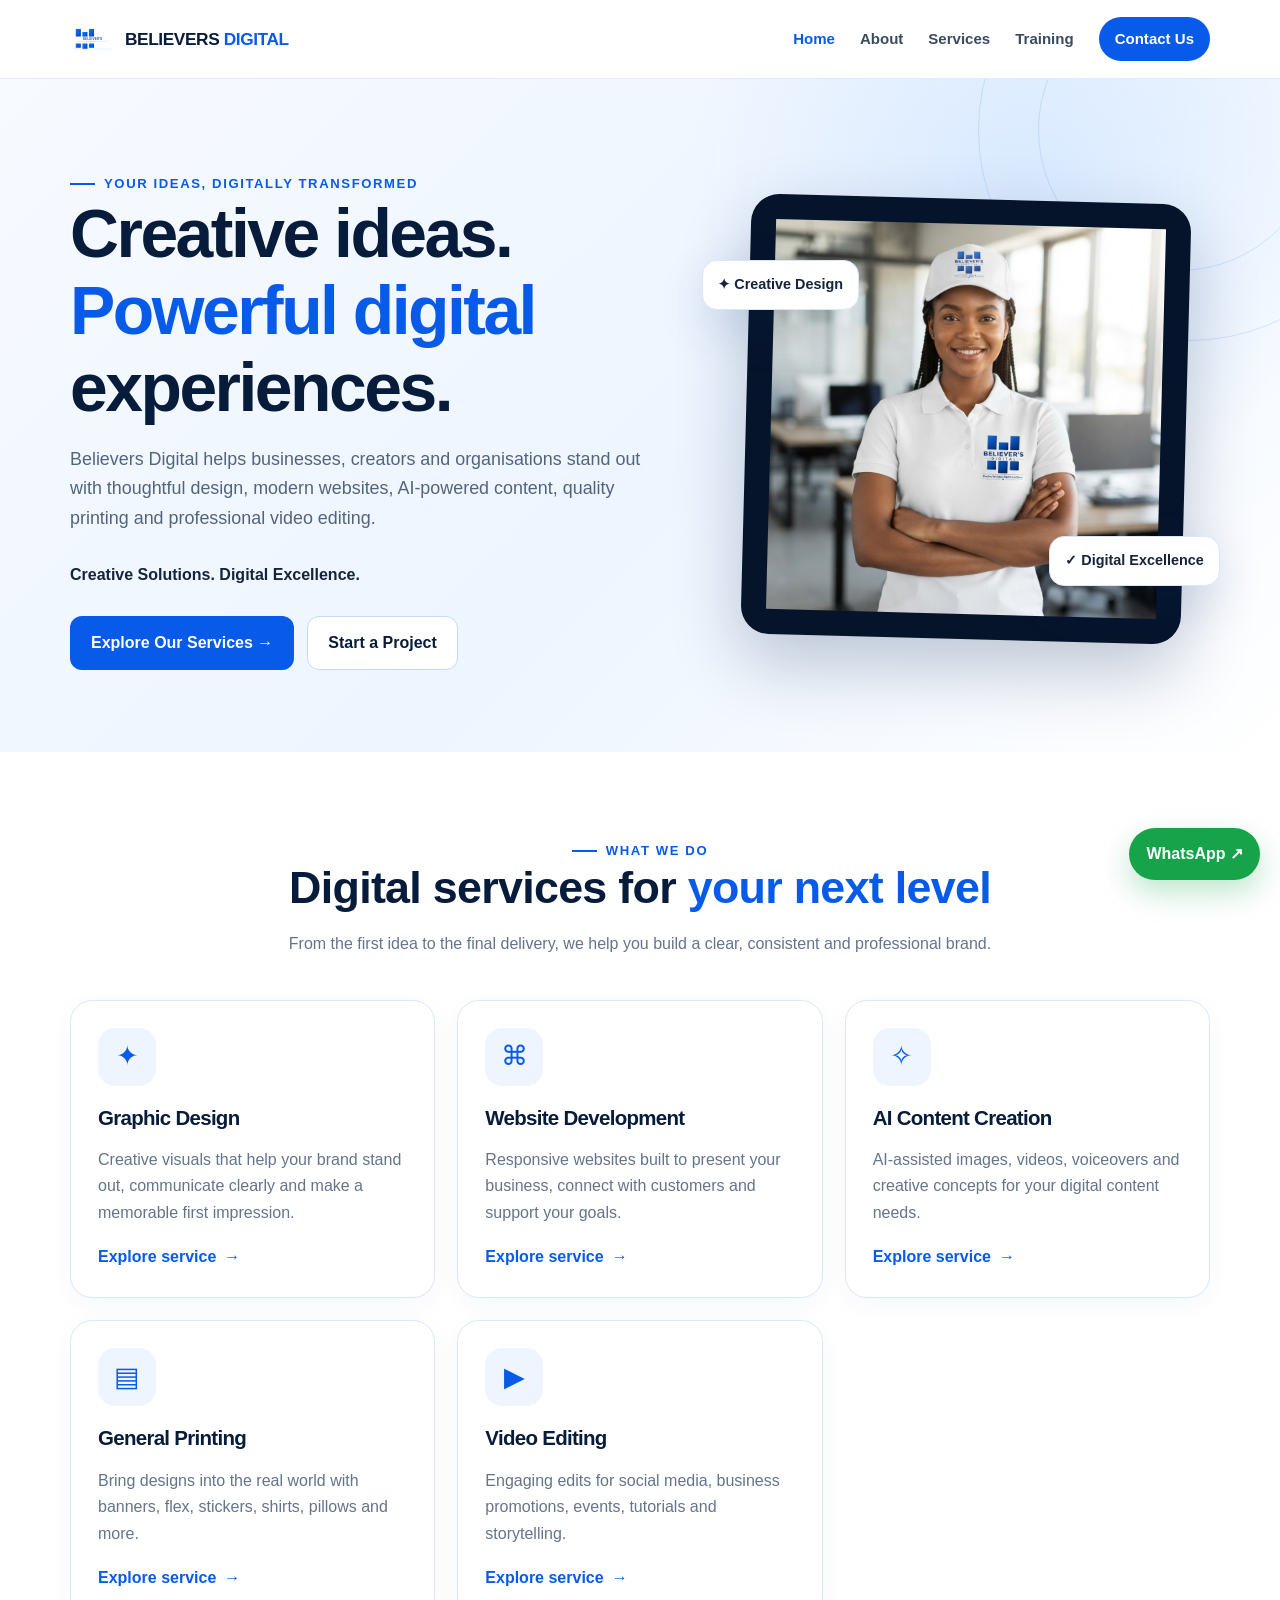
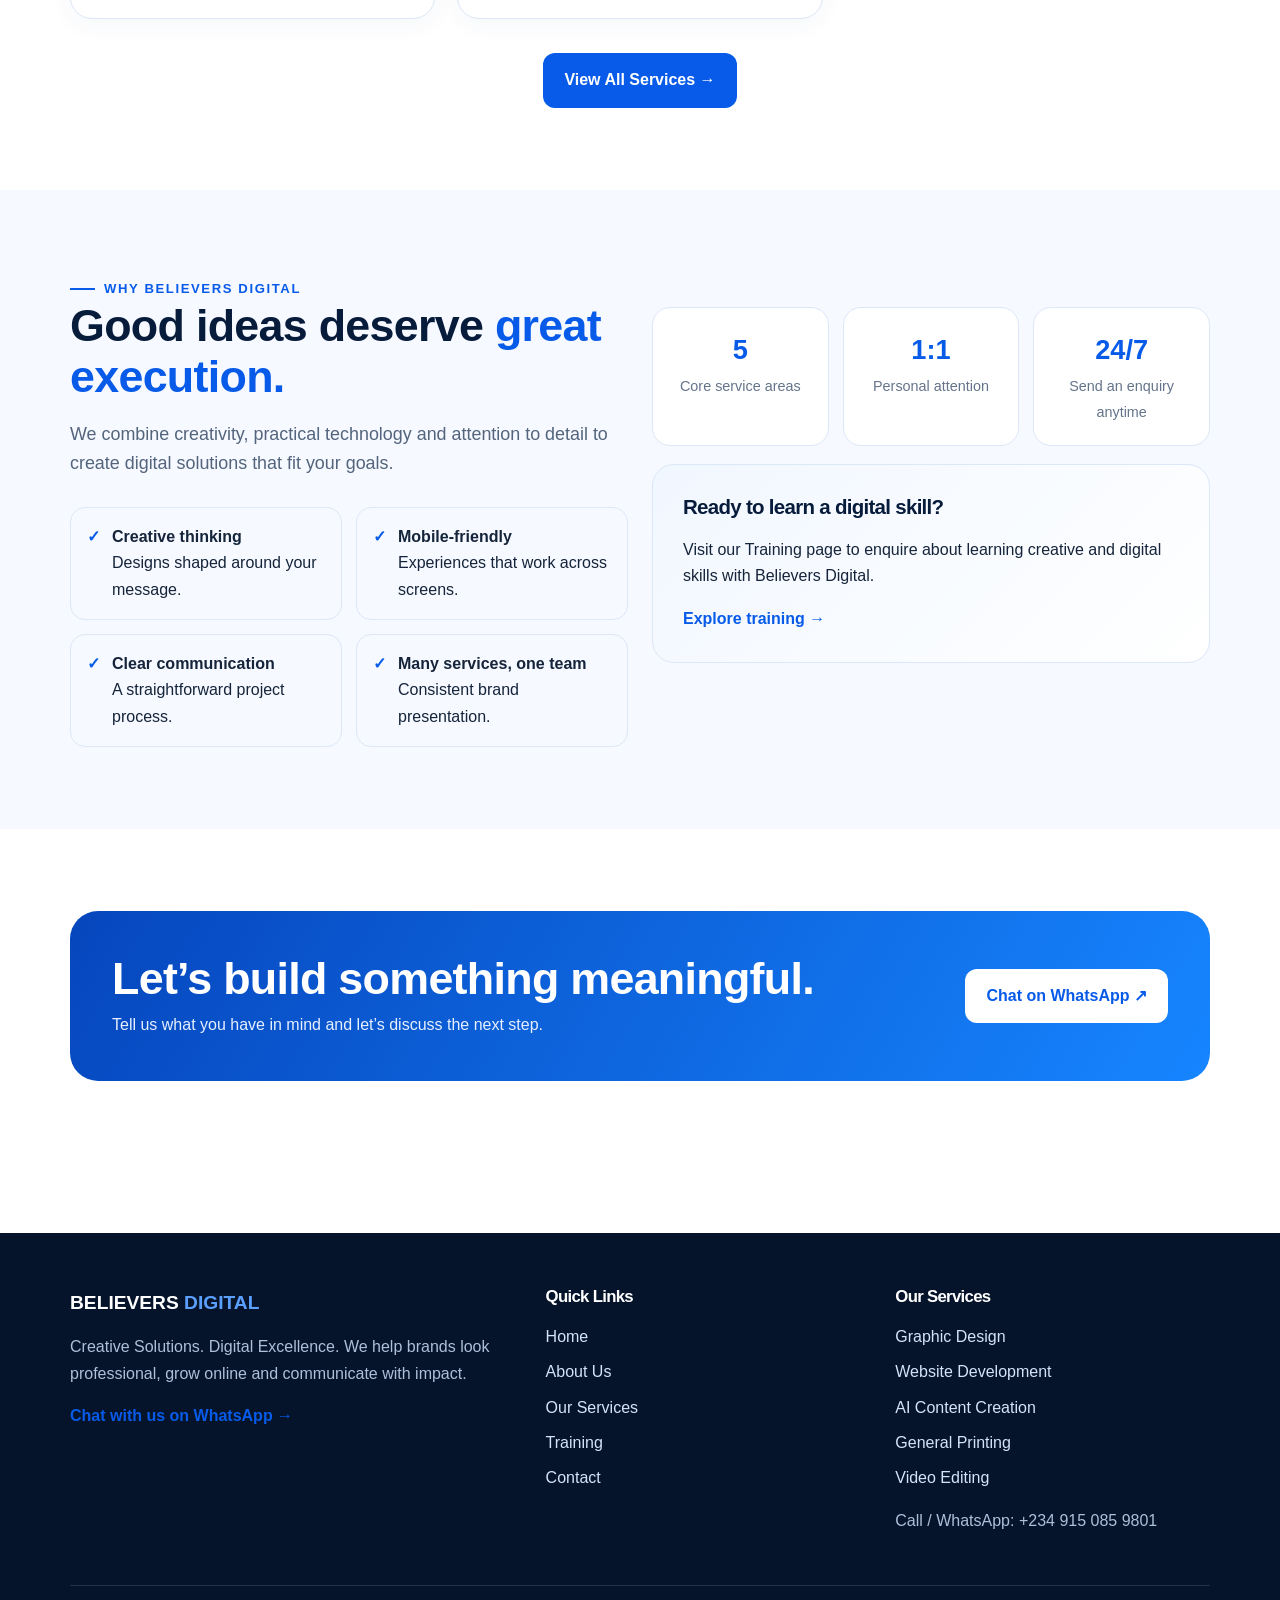
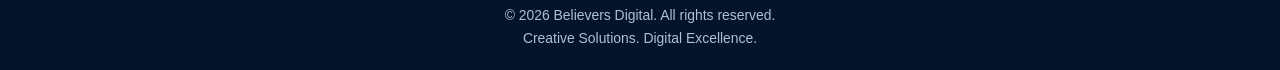
<file: index.html>
<!doctype html>
<html lang="en">
<head>
<meta charset="utf-8">
<meta name="viewport" content="width=device-width, initial-scale=1">
<meta name="theme-color" content="#075be8">
<meta name="description" content="Believers Digital — Graphic Design, Website Development, AI Content Creation, General Printing and Video Editing. Creative Solutions. Digital Excellence.">
<title>Home | Believers Digital</title>
<link rel="icon" href="logo.svg" type="image/svg+xml">
<link rel="stylesheet" href="style.css">
<script src="script.js" defer></script>
</head>
<body><a class="skip-link" href="#main">Skip to content</a><header class="site-header"><div class="container nav-wrap"><a class="brand" href="index.html" aria-label="Believers Digital home"><img src="logo.svg" alt="Believers Digital logo"><span>BELIEVERS <em>DIGITAL</em></span></a>
<button class="menu-toggle" type="button" aria-label="Open navigation menu" aria-expanded="false">☰ Menu</button>
<nav class="nav-links" aria-label="Main navigation">
<a href="index.html">Home</a><a href="about.html">About</a><a href="services.html">Services</a><a href="training.html">Training</a><a href="contact.html" class="nav-cta">Contact Us</a>
</nav></div></header><main id="main"><section class="hero"><div class="container hero-grid"><div class="reveal"><span class="eyebrow">Your ideas, digitally transformed</span><h1>Creative ideas.<br><span>Powerful digital</span><br>experiences.</h1><p class="lead">Believers Digital helps businesses, creators and organisations stand out with thoughtful design, modern websites, AI-powered content, quality printing and professional video editing.</p><p><strong>Creative Solutions. Digital Excellence.</strong></p><div class="actions"><a class="btn btn-primary" href="services.html">Explore Our Services →</a><a class="btn btn-secondary" href="contact.html">Start a Project</a></div></div><div class="hero-art reveal delay-2"><div class="logo-panel"><img src="believers-digital-logo.png" alt="Believers Digital logo and slogan"></div><div class="floating-chip chip-one">✦ Creative Design</div><div class="floating-chip chip-two">✓ Digital Excellence</div></div></div></section>
<section class="section"><div class="container"><div class="section-heading reveal"><span class="eyebrow">What we do</span><h2>Digital services for <span class="gradient-text">your next level</span></h2><p>From the first idea to the final delivery, we help you build a clear, consistent and professional brand.</p></div><div class="grid-3"><article class="card reveal delay-0"><div class="service-icon" aria-hidden="true">✦</div><h3>Graphic Design</h3><p>Creative visuals that help your brand stand out, communicate clearly and make a memorable first impression.</p><a class="text-link" href="graphic-design.html">Explore service <span aria-hidden="true">→</span></a></article><article class="card reveal delay-1"><div class="service-icon" aria-hidden="true">⌘</div><h3>Website Development</h3><p>Responsive websites built to present your business, connect with customers and support your goals.</p><a class="text-link" href="website-development.html">Explore service <span aria-hidden="true">→</span></a></article><article class="card reveal delay-2"><div class="service-icon" aria-hidden="true">✧</div><h3>AI Content Creation</h3><p>AI-assisted images, videos, voiceovers and creative concepts for your digital content needs.</p><a class="text-link" href="ai-content-creation.html">Explore service <span aria-hidden="true">→</span></a></article><article class="card reveal delay-0"><div class="service-icon" aria-hidden="true">▤</div><h3>General Printing</h3><p>Bring designs into the real world with banners, flex, stickers, shirts, pillows and more.</p><a class="text-link" href="general-printing.html">Explore service <span aria-hidden="true">→</span></a></article><article class="card reveal delay-1"><div class="service-icon" aria-hidden="true">▶</div><h3>Video Editing</h3><p>Engaging edits for social media, business promotions, events, tutorials and storytelling.</p><a class="text-link" href="video-editing.html">Explore service <span aria-hidden="true">→</span></a></article></div><div class="actions" style="justify-content:center;margin-top:34px"><a class="btn btn-primary" href="services.html">View All Services →</a></div></div></section>
<section class="section section-soft"><div class="container grid-2"><div class="reveal"><span class="eyebrow">Why Believers Digital</span><h2>Good ideas deserve <span class="gradient-text">great execution.</span></h2><p class="lead">We combine creativity, practical technology and attention to detail to create digital solutions that fit your goals.</p><div class="feature-list"><div class="feature"><span class="check">✓</span><div><strong>Creative thinking</strong><br><span>Designs shaped around your message.</span></div></div><div class="feature"><span class="check">✓</span><div><strong>Mobile-friendly</strong><br><span>Experiences that work across screens.</span></div></div><div class="feature"><span class="check">✓</span><div><strong>Clear communication</strong><br><span>A straightforward project process.</span></div></div><div class="feature"><span class="check">✓</span><div><strong>Many services, one team</strong><br><span>Consistent brand presentation.</span></div></div></div></div><div class="reveal delay-2"><div class="stat-band"><div class="stat"><strong>5</strong><span>Core service areas</span></div><div class="stat"><strong>1:1</strong><span>Personal attention</span></div><div class="stat"><strong>24/7</strong><span>Send an enquiry anytime</span></div></div><div class="training-callout" style="margin-top:18px"><h3>Ready to learn a digital skill?</h3><p>Visit our Training page to enquire about learning creative and digital skills with Believers Digital.</p><a class="text-link" href="training.html">Explore training →</a></div></div></div></section>
<section class="section"><div class="container"><div class="cta-band reveal"><div><h2>Let’s build something meaningful.</h2><p>Tell us what you have in mind and let’s discuss the next step.</p></div><a class="btn" href="https://wa.me/2349150859801?text=Hello%20Believers%20Digital%2C%20I%20want%20to%20discuss%20a%20project." target="_blank" rel="noopener">Chat on WhatsApp ↗</a></div></div></section></main><footer class="site-footer"><div class="container"><div class="footer-grid">
<div><a class="footer-brand" href="index.html">BELIEVERS <span>DIGITAL</span></a><p>Creative Solutions. Digital Excellence. We help brands look professional, grow online and communicate with impact.</p><a class="text-link" href="https://wa.me/2349150859801" target="_blank" rel="noopener">Chat with us on WhatsApp →</a></div>
<div><h3>Quick Links</h3><div class="footer-links"><a href="index.html">Home</a><a href="about.html">About Us</a><a href="services.html">Our Services</a><a href="training.html">Training</a><a href="contact.html">Contact</a></div></div>
<div><h3>Our Services</h3><div class="footer-links"><a href="graphic-design.html">Graphic Design</a><a href="website-development.html">Website Development</a><a href="ai-content-creation.html">AI Content Creation</a><a href="general-printing.html">General Printing</a><a href="video-editing.html">Video Editing</a></div><p>Call / WhatsApp: <a href="tel:+2349150859801">+234 915 085 9801</a></p></div>
</div><div class="copyright">© <span data-year></span> Believers Digital. All rights reserved. <br>Creative Solutions. Digital Excellence.</div></div></footer><a class="whatsapp-float" href="https://wa.me/2349150859801?text=Hello%20Believers%20Digital%2C%20I%20want%20to%20make%20an%20enquiry." target="_blank" rel="noopener" aria-label="Chat with Believers Digital on WhatsApp">WhatsApp ↗</a></body></html>
</file>
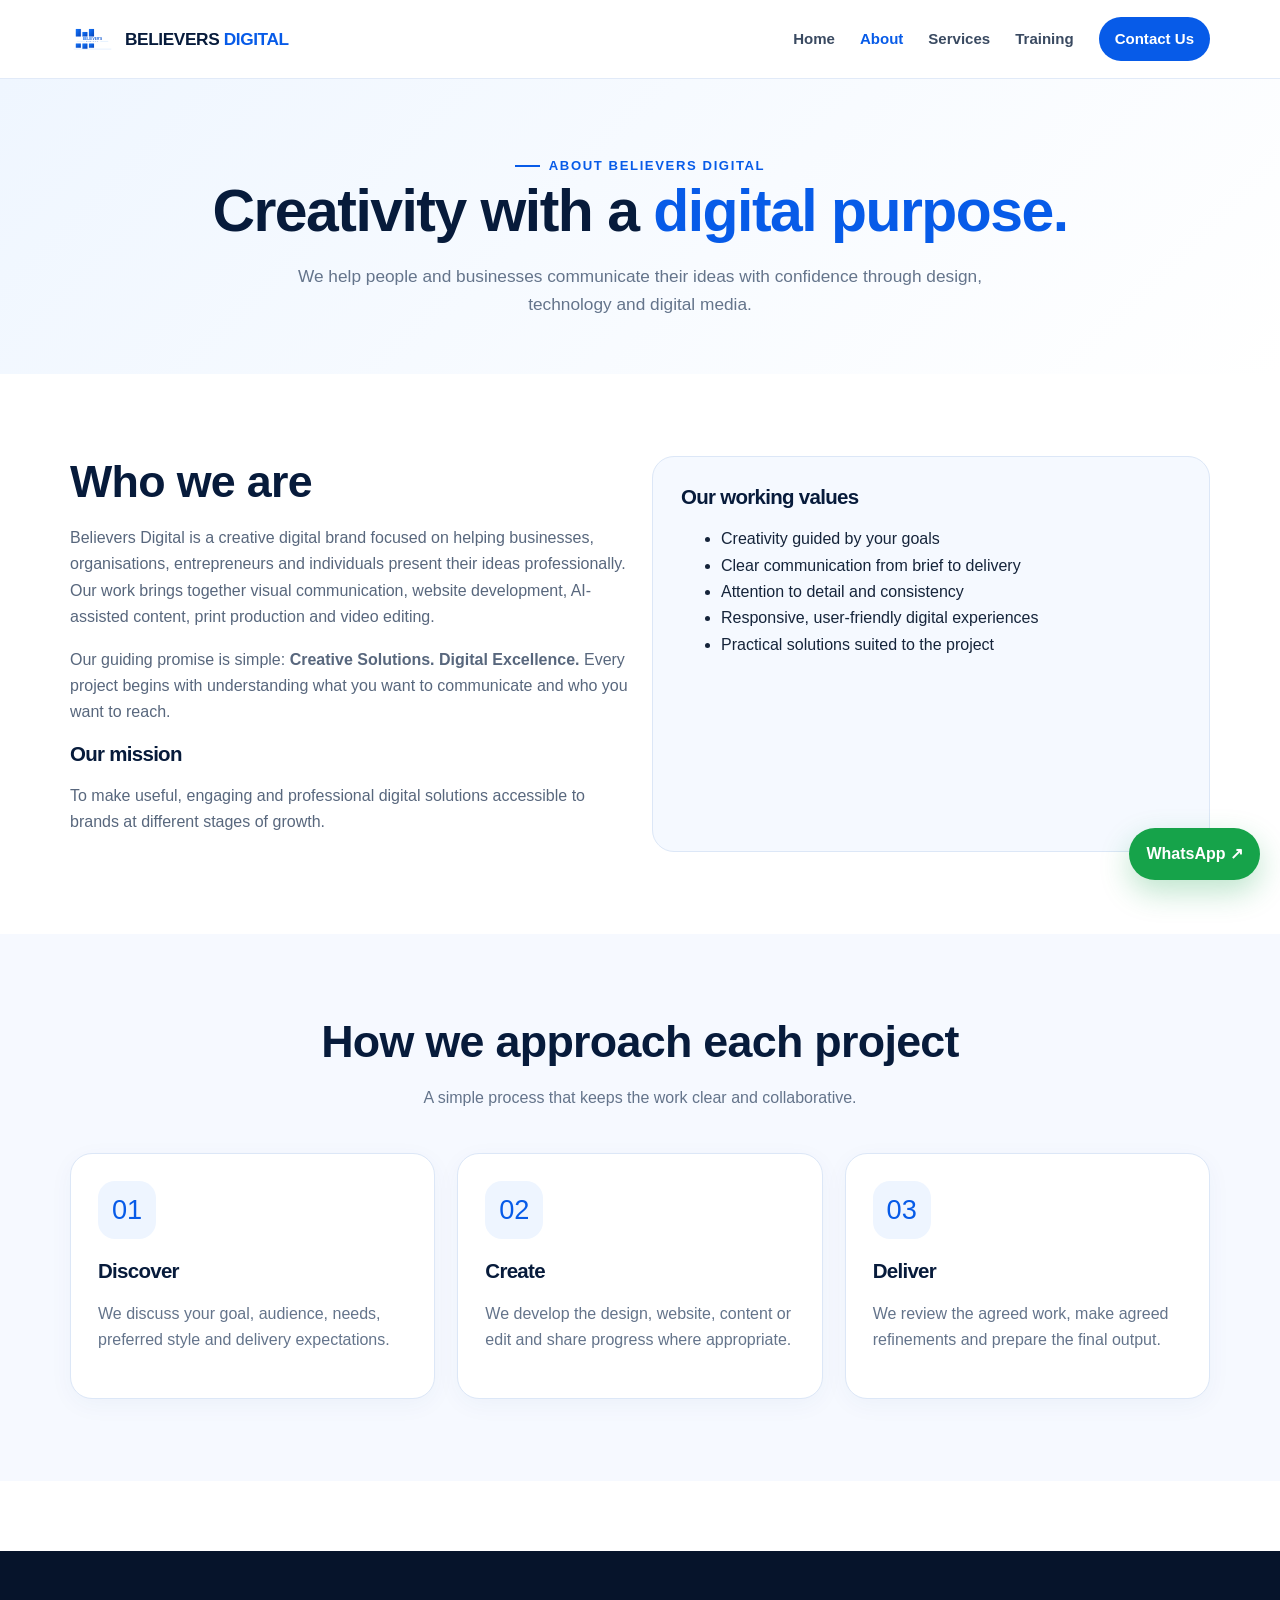
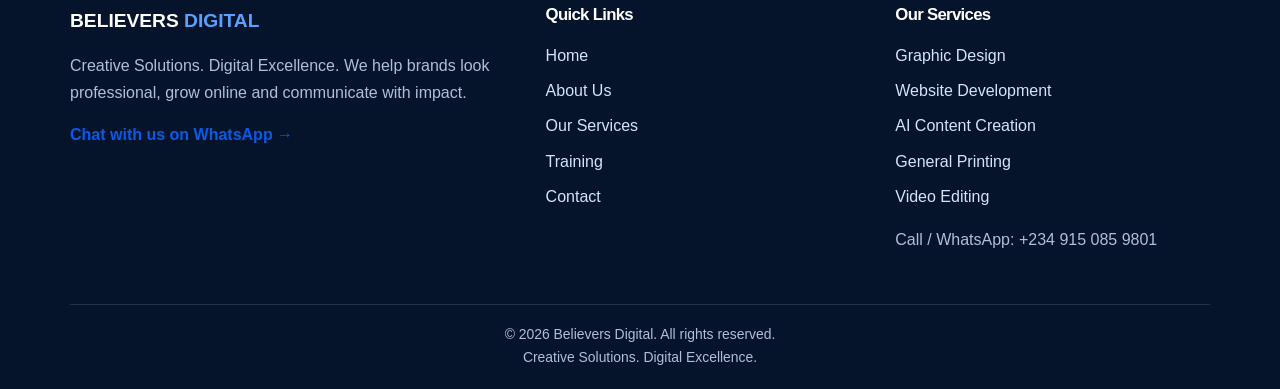
<file: about.html>
<!doctype html>
<html lang="en">
<head>
<meta charset="utf-8">
<meta name="viewport" content="width=device-width, initial-scale=1">
<meta name="theme-color" content="#075be8">
<meta name="description" content="Believers Digital — Graphic Design, Website Development, AI Content Creation, General Printing and Video Editing. Creative Solutions. Digital Excellence.">
<title>About | Believers Digital</title>
<link rel="icon" href="logo.svg" type="image/svg+xml">
<link rel="stylesheet" href="style.css">
<script src="script.js" defer></script>
</head>
<body><a class="skip-link" href="#main">Skip to content</a><header class="site-header"><div class="container nav-wrap"><a class="brand" href="index.html" aria-label="Believers Digital home"><img src="logo.svg" alt="Believers Digital logo"><span>BELIEVERS <em>DIGITAL</em></span></a>
<button class="menu-toggle" type="button" aria-label="Open navigation menu" aria-expanded="false">☰ Menu</button>
<nav class="nav-links" aria-label="Main navigation">
<a href="index.html">Home</a><a href="about.html">About</a><a href="services.html">Services</a><a href="training.html">Training</a><a href="contact.html" class="nav-cta">Contact Us</a>
</nav></div></header><main id="main"><section class="page-hero"><div class="container reveal"><span class="eyebrow">About Believers Digital</span><h1>Creativity with a <span class="gradient-text">digital purpose.</span></h1><p>We help people and businesses communicate their ideas with confidence through design, technology and digital media.</p></div></section>
<section class="section"><div class="container grid-2"><div class="content-copy reveal"><h2>Who we are</h2><p>Believers Digital is a creative digital brand focused on helping businesses, organisations, entrepreneurs and individuals present their ideas professionally. Our work brings together visual communication, website development, AI-assisted content, print production and video editing.</p><p>Our guiding promise is simple: <strong>Creative Solutions. Digital Excellence.</strong> Every project begins with understanding what you want to communicate and who you want to reach.</p><h3>Our mission</h3><p>To make useful, engaging and professional digital solutions accessible to brands at different stages of growth.</p></div><div class="info-panel reveal delay-2"><h3>Our working values</h3><ul><li>Creativity guided by your goals</li><li>Clear communication from brief to delivery</li><li>Attention to detail and consistency</li><li>Responsive, user-friendly digital experiences</li><li>Practical solutions suited to the project</li></ul></div></div></section>
<section class="section section-soft"><div class="container"><div class="section-heading reveal"><h2>How we approach each project</h2><p>A simple process that keeps the work clear and collaborative.</p></div><div class="grid-3"><article class="card reveal"><div class="service-icon">01</div><h3>Discover</h3><p>We discuss your goal, audience, needs, preferred style and delivery expectations.</p></article><article class="card reveal delay-1"><div class="service-icon">02</div><h3>Create</h3><p>We develop the design, website, content or edit and share progress where appropriate.</p></article><article class="card reveal delay-2"><div class="service-icon">03</div><h3>Deliver</h3><p>We review the agreed work, make agreed refinements and prepare the final output.</p></article></div></div></section></main><footer class="site-footer"><div class="container"><div class="footer-grid">
<div><a class="footer-brand" href="index.html">BELIEVERS <span>DIGITAL</span></a><p>Creative Solutions. Digital Excellence. We help brands look professional, grow online and communicate with impact.</p><a class="text-link" href="https://wa.me/2349150859801" target="_blank" rel="noopener">Chat with us on WhatsApp →</a></div>
<div><h3>Quick Links</h3><div class="footer-links"><a href="index.html">Home</a><a href="about.html">About Us</a><a href="services.html">Our Services</a><a href="training.html">Training</a><a href="contact.html">Contact</a></div></div>
<div><h3>Our Services</h3><div class="footer-links"><a href="graphic-design.html">Graphic Design</a><a href="website-development.html">Website Development</a><a href="ai-content-creation.html">AI Content Creation</a><a href="general-printing.html">General Printing</a><a href="video-editing.html">Video Editing</a></div><p>Call / WhatsApp: <a href="tel:+2349150859801">+234 915 085 9801</a></p></div>
</div><div class="copyright">© <span data-year></span> Believers Digital. All rights reserved. <br>Creative Solutions. Digital Excellence.</div></div></footer><a class="whatsapp-float" href="https://wa.me/2349150859801?text=Hello%20Believers%20Digital%2C%20I%20want%20to%20make%20an%20enquiry." target="_blank" rel="noopener" aria-label="Chat with Believers Digital on WhatsApp">WhatsApp ↗</a></body></html>
</file>
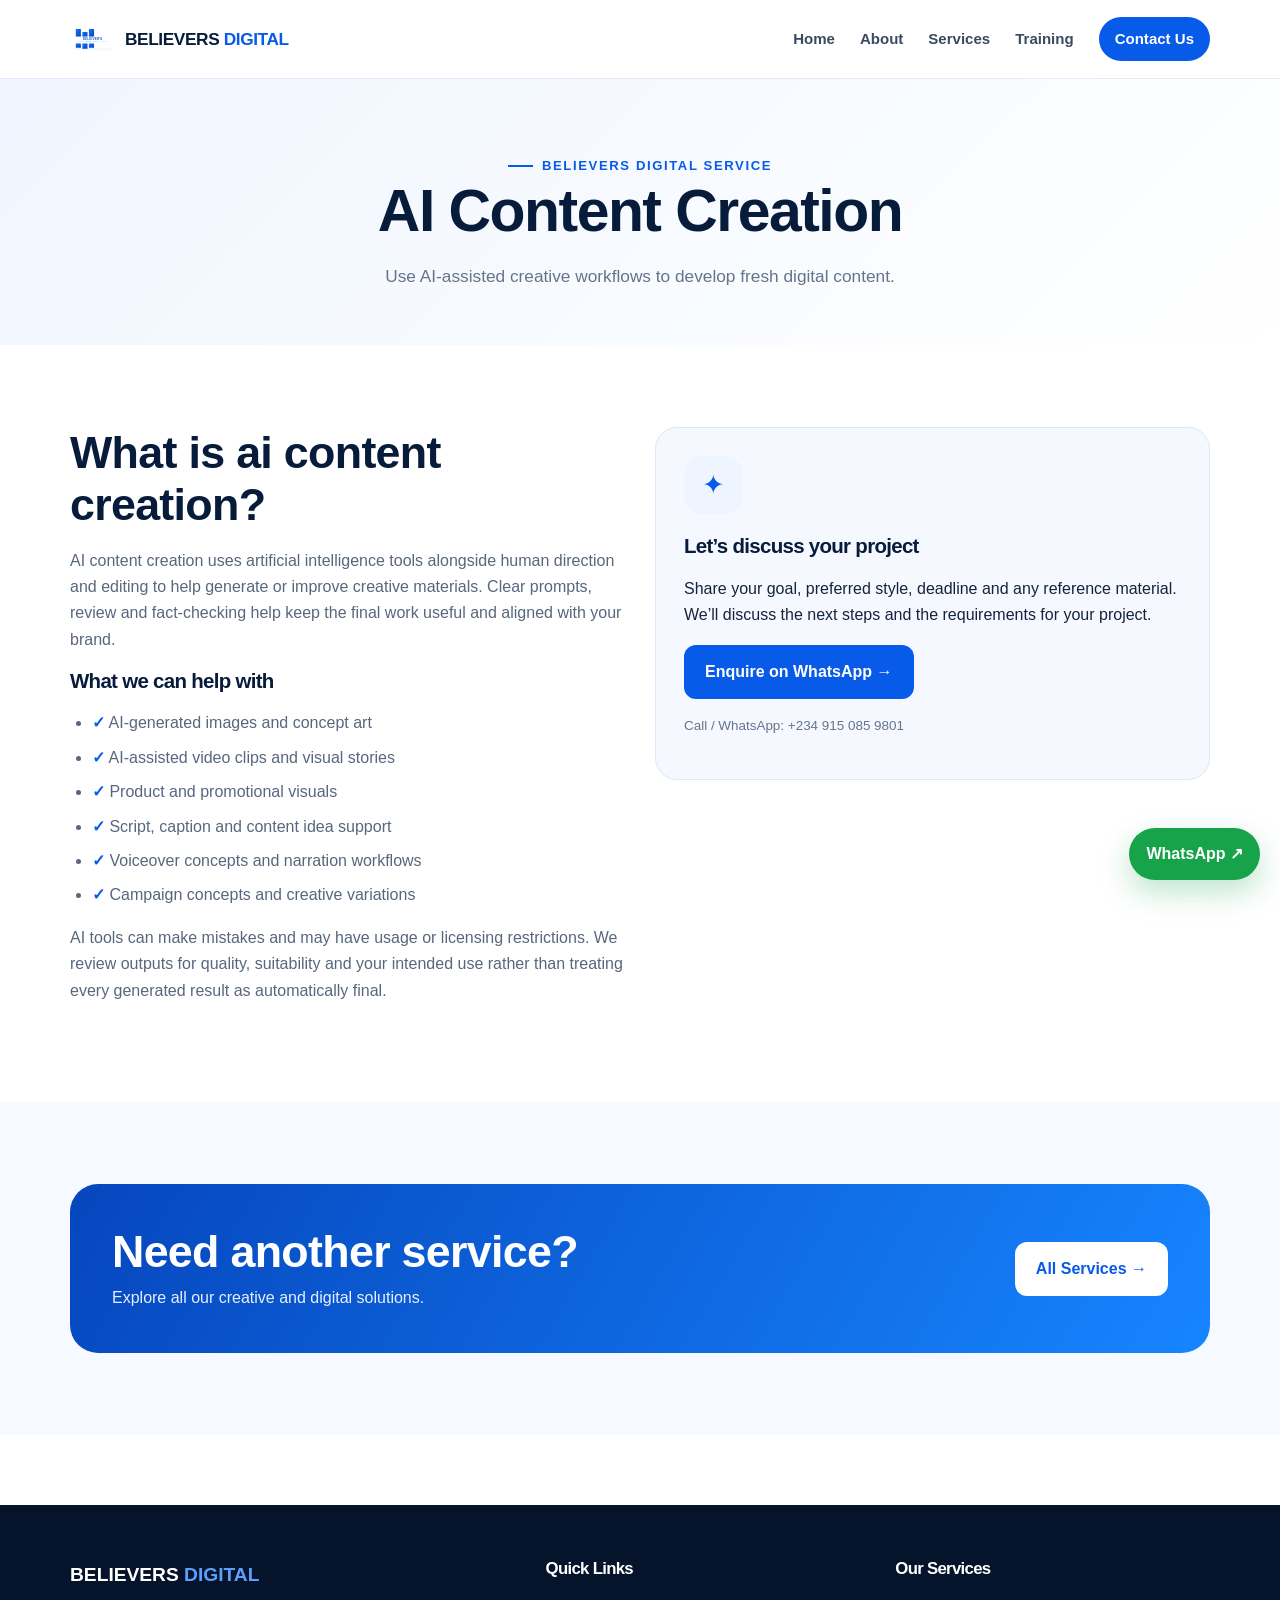
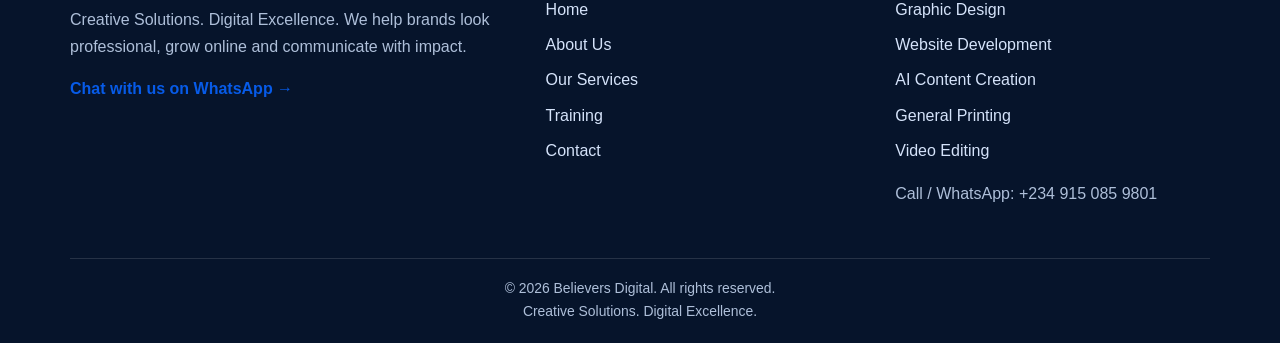
<file: ai-content-creation.html>
<!doctype html>
<html lang="en">
<head>
<meta charset="utf-8">
<meta name="viewport" content="width=device-width, initial-scale=1">
<meta name="theme-color" content="#075be8">
<meta name="description" content="Believers Digital — Graphic Design, Website Development, AI Content Creation, General Printing and Video Editing. Creative Solutions. Digital Excellence.">
<title>AI Content Creation | Believers Digital</title>
<link rel="icon" href="logo.svg" type="image/svg+xml">
<link rel="stylesheet" href="style.css">
<script src="script.js" defer></script>
</head>
<body><a class="skip-link" href="#main">Skip to content</a><header class="site-header"><div class="container nav-wrap"><a class="brand" href="index.html" aria-label="Believers Digital home"><img src="logo.svg" alt="Believers Digital logo"><span>BELIEVERS <em>DIGITAL</em></span></a>
<button class="menu-toggle" type="button" aria-label="Open navigation menu" aria-expanded="false">☰ Menu</button>
<nav class="nav-links" aria-label="Main navigation">
<a href="index.html">Home</a><a href="about.html">About</a><a href="services.html">Services</a><a href="training.html">Training</a><a href="contact.html" class="nav-cta">Contact Us</a>
</nav></div></header><main id="main"><section class="page-hero"><div class="container reveal"><span class="eyebrow">Believers Digital service</span><h1>AI Content Creation</h1><p>Use AI-assisted creative workflows to develop fresh digital content.</p></div></section>
<section class="section"><div class="container service-detail-grid"><div class="content-copy reveal"><h2>What is ai content creation?</h2><p>AI content creation uses artificial intelligence tools alongside human direction and editing to help generate or improve creative materials. Clear prompts, review and fact-checking help keep the final work useful and aligned with your brand.</p><h3>What we can help with</h3><ul><li><span class="check">✓</span> AI-generated images and concept art</li><li><span class="check">✓</span> AI-assisted video clips and visual stories</li><li><span class="check">✓</span> Product and promotional visuals</li><li><span class="check">✓</span> Script, caption and content idea support</li><li><span class="check">✓</span> Voiceover concepts and narration workflows</li><li><span class="check">✓</span> Campaign concepts and creative variations</li></ul><p>AI tools can make mistakes and may have usage or licensing restrictions. We review outputs for quality, suitability and your intended use rather than treating every generated result as automatically final.</p></div><aside class="info-panel reveal delay-2"><div class="service-icon">✦</div><h3>Let’s discuss your project</h3><p>Share your goal, preferred style, deadline and any reference material. We’ll discuss the next steps and the requirements for your project.</p><a class="btn btn-primary" href="https://wa.me/2349150859801?text=Hello%20Believers%20Digital%2C%20I%20want%20to%20enquire%20about%20AI%20Content%20Creation. " target="_blank" rel="noopener">Enquire on WhatsApp →</a><p class="form-note" style="margin-top:16px">Call / WhatsApp: <a href="tel:+2349150859801">+234 915 085 9801</a></p></aside></div></section>
<section class="section section-soft"><div class="container"><div class="cta-band reveal"><div><h2>Need another service?</h2><p>Explore all our creative and digital solutions.</p></div><a class="btn" href="services.html">All Services →</a></div></div></section></main><footer class="site-footer"><div class="container"><div class="footer-grid">
<div><a class="footer-brand" href="index.html">BELIEVERS <span>DIGITAL</span></a><p>Creative Solutions. Digital Excellence. We help brands look professional, grow online and communicate with impact.</p><a class="text-link" href="https://wa.me/2349150859801" target="_blank" rel="noopener">Chat with us on WhatsApp →</a></div>
<div><h3>Quick Links</h3><div class="footer-links"><a href="index.html">Home</a><a href="about.html">About Us</a><a href="services.html">Our Services</a><a href="training.html">Training</a><a href="contact.html">Contact</a></div></div>
<div><h3>Our Services</h3><div class="footer-links"><a href="graphic-design.html">Graphic Design</a><a href="website-development.html">Website Development</a><a href="ai-content-creation.html">AI Content Creation</a><a href="general-printing.html">General Printing</a><a href="video-editing.html">Video Editing</a></div><p>Call / WhatsApp: <a href="tel:+2349150859801">+234 915 085 9801</a></p></div>
</div><div class="copyright">© <span data-year></span> Believers Digital. All rights reserved. <br>Creative Solutions. Digital Excellence.</div></div></footer><a class="whatsapp-float" href="https://wa.me/2349150859801?text=Hello%20Believers%20Digital%2C%20I%20want%20to%20make%20an%20enquiry." target="_blank" rel="noopener" aria-label="Chat with Believers Digital on WhatsApp">WhatsApp ↗</a></body></html>
</file>
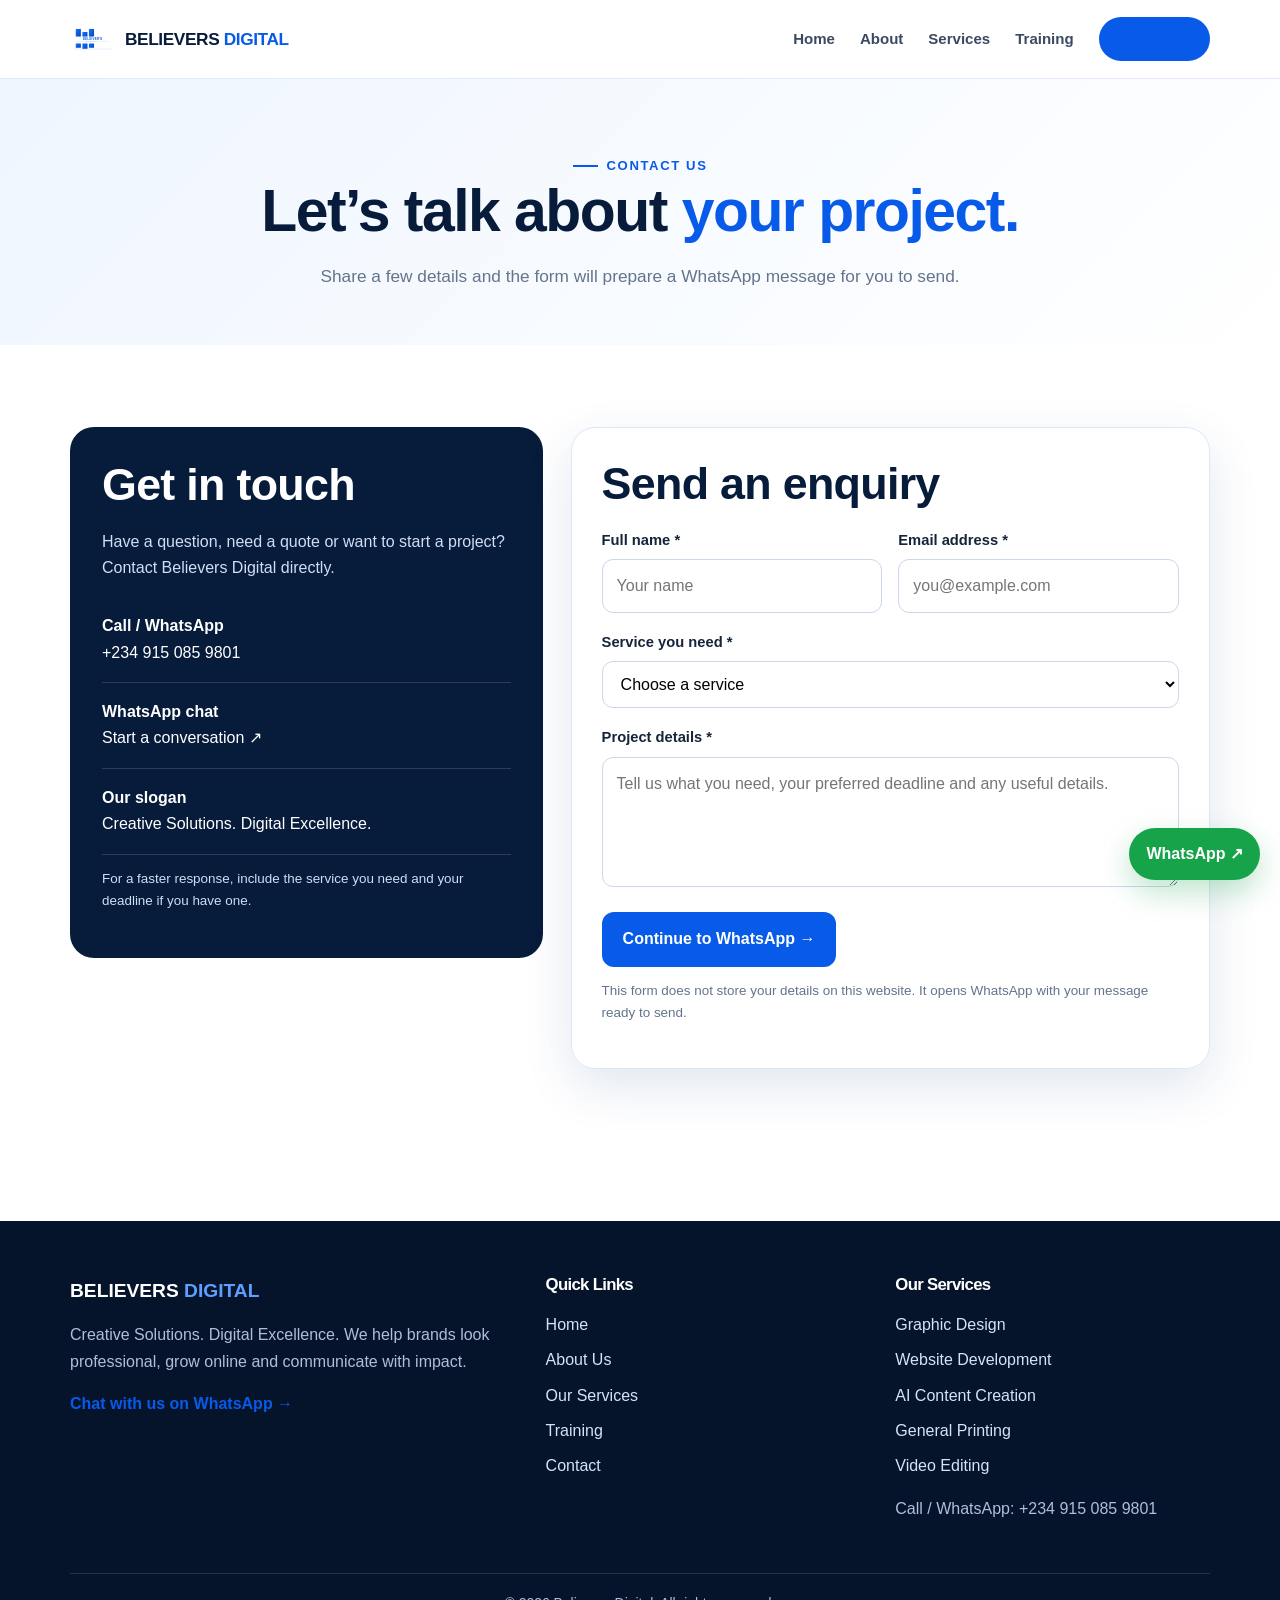
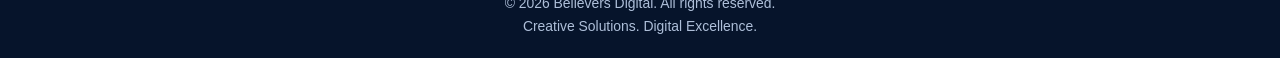
<file: contact.html>
<!doctype html>
<html lang="en">
<head>
<meta charset="utf-8">
<meta name="viewport" content="width=device-width, initial-scale=1">
<meta name="theme-color" content="#075be8">
<meta name="description" content="Believers Digital — Graphic Design, Website Development, AI Content Creation, General Printing and Video Editing. Creative Solutions. Digital Excellence.">
<title>Contact | Believers Digital</title>
<link rel="icon" href="logo.svg" type="image/svg+xml">
<link rel="stylesheet" href="style.css">
<script src="script.js" defer></script>
</head>
<body><a class="skip-link" href="#main">Skip to content</a><header class="site-header"><div class="container nav-wrap"><a class="brand" href="index.html" aria-label="Believers Digital home"><img src="logo.svg" alt="Believers Digital logo"><span>BELIEVERS <em>DIGITAL</em></span></a>
<button class="menu-toggle" type="button" aria-label="Open navigation menu" aria-expanded="false">☰ Menu</button>
<nav class="nav-links" aria-label="Main navigation">
<a href="index.html">Home</a><a href="about.html">About</a><a href="services.html">Services</a><a href="training.html">Training</a><a href="contact.html" class="nav-cta">Contact Us</a>
</nav></div></header><main id="main"><section class="page-hero"><div class="container reveal"><span class="eyebrow">Contact us</span><h1>Let’s talk about <span class="gradient-text">your project.</span></h1><p>Share a few details and the form will prepare a WhatsApp message for you to send.</p></div></section>
<section class="section"><div class="container contact-layout"><aside class="contact-info reveal"><h2>Get in touch</h2><p>Have a question, need a quote or want to start a project? Contact Believers Digital directly.</p><div class="contact-item"><strong>Call / WhatsApp</strong><br><a href="tel:+2349150859801">+234 915 085 9801</a></div><div class="contact-item"><strong>WhatsApp chat</strong><br><a href="https://wa.me/2349150859801" target="_blank" rel="noopener">Start a conversation ↗</a></div><div class="contact-item"><strong>Our slogan</strong><br>Creative Solutions. Digital Excellence.</div><p class="form-note">For a faster response, include the service you need and your deadline if you have one.</p></aside>
<form class="contact-form reveal delay-1" id="contactForm"><h2>Send an enquiry</h2><div class="form-row"><div class="field"><label for="name">Full name *</label><input id="name" name="name" autocomplete="name" required placeholder="Your name"></div><div class="field"><label for="email">Email address *</label><input id="email" name="email" type="email" autocomplete="email" required placeholder="you@example.com"></div></div><div class="field"><label for="service">Service you need *</label><select id="service" name="service" required><option value="">Choose a service</option><option>Graphic Design</option><option>Website Development</option><option>AI Content Creation</option><option>General Printing</option><option>Video Editing</option><option>Training</option><option>Other / Not sure yet</option></select></div><div class="field"><label for="message">Project details *</label><textarea id="message" name="message" required placeholder="Tell us what you need, your preferred deadline and any useful details."></textarea></div><button class="btn btn-primary" type="submit">Continue to WhatsApp →</button><p class="form-note">This form does not store your details on this website. It opens WhatsApp with your message ready to send.</p></form></div></section></main><footer class="site-footer"><div class="container"><div class="footer-grid">
<div><a class="footer-brand" href="index.html">BELIEVERS <span>DIGITAL</span></a><p>Creative Solutions. Digital Excellence. We help brands look professional, grow online and communicate with impact.</p><a class="text-link" href="https://wa.me/2349150859801" target="_blank" rel="noopener">Chat with us on WhatsApp →</a></div>
<div><h3>Quick Links</h3><div class="footer-links"><a href="index.html">Home</a><a href="about.html">About Us</a><a href="services.html">Our Services</a><a href="training.html">Training</a><a href="contact.html">Contact</a></div></div>
<div><h3>Our Services</h3><div class="footer-links"><a href="graphic-design.html">Graphic Design</a><a href="website-development.html">Website Development</a><a href="ai-content-creation.html">AI Content Creation</a><a href="general-printing.html">General Printing</a><a href="video-editing.html">Video Editing</a></div><p>Call / WhatsApp: <a href="tel:+2349150859801">+234 915 085 9801</a></p></div>
</div><div class="copyright">© <span data-year></span> Believers Digital. All rights reserved. <br>Creative Solutions. Digital Excellence.</div></div></footer><a class="whatsapp-float" href="https://wa.me/2349150859801?text=Hello%20Believers%20Digital%2C%20I%20want%20to%20make%20an%20enquiry." target="_blank" rel="noopener" aria-label="Chat with Believers Digital on WhatsApp">WhatsApp ↗</a></body></html>
</file>
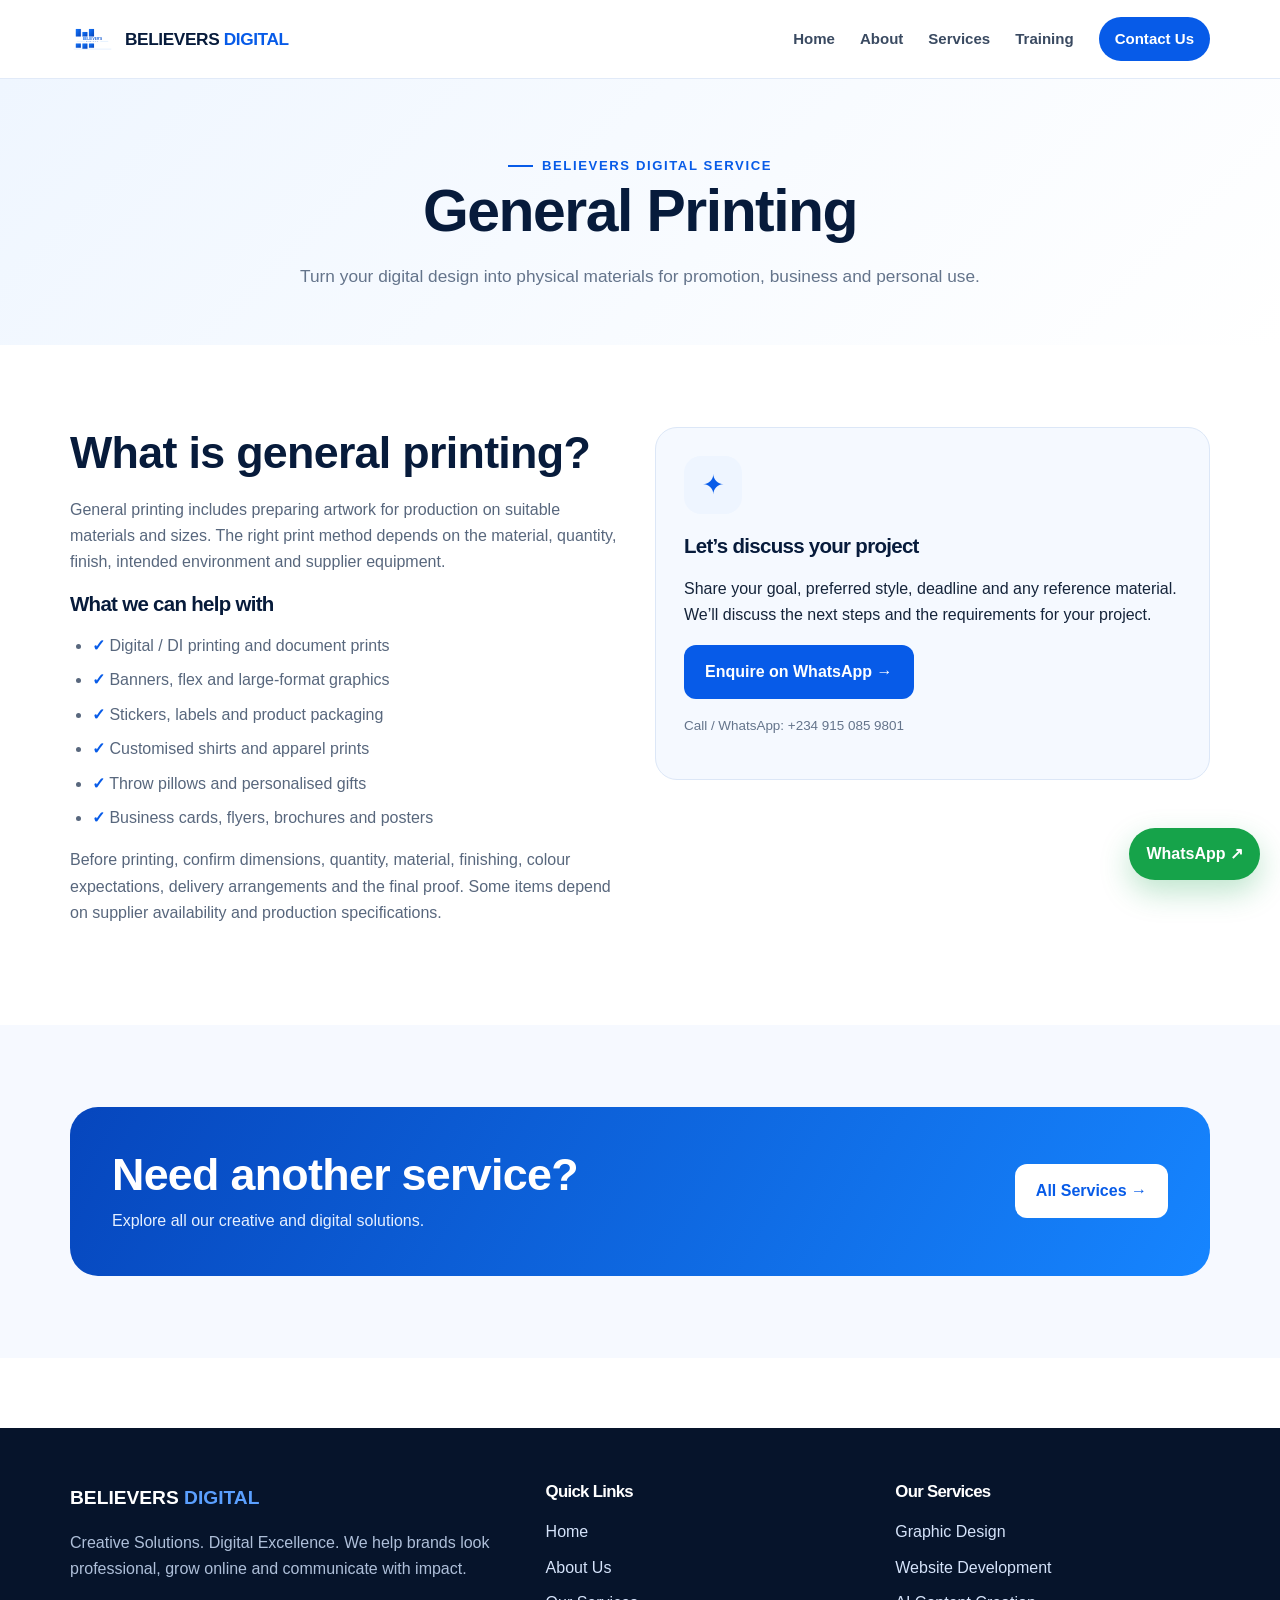
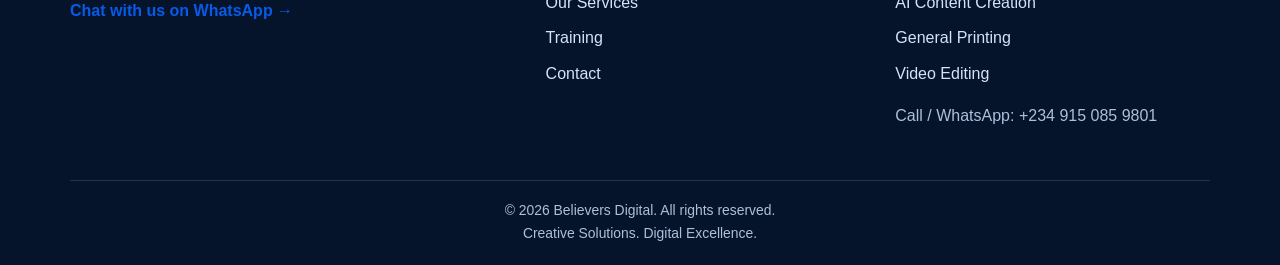
<file: general-printing.html>
<!doctype html>
<html lang="en">
<head>
<meta charset="utf-8">
<meta name="viewport" content="width=device-width, initial-scale=1">
<meta name="theme-color" content="#075be8">
<meta name="description" content="Believers Digital — Graphic Design, Website Development, AI Content Creation, General Printing and Video Editing. Creative Solutions. Digital Excellence.">
<title>General Printing | Believers Digital</title>
<link rel="icon" href="logo.svg" type="image/svg+xml">
<link rel="stylesheet" href="style.css">
<script src="script.js" defer></script>
</head>
<body><a class="skip-link" href="#main">Skip to content</a><header class="site-header"><div class="container nav-wrap"><a class="brand" href="index.html" aria-label="Believers Digital home"><img src="logo.svg" alt="Believers Digital logo"><span>BELIEVERS <em>DIGITAL</em></span></a>
<button class="menu-toggle" type="button" aria-label="Open navigation menu" aria-expanded="false">☰ Menu</button>
<nav class="nav-links" aria-label="Main navigation">
<a href="index.html">Home</a><a href="about.html">About</a><a href="services.html">Services</a><a href="training.html">Training</a><a href="contact.html" class="nav-cta">Contact Us</a>
</nav></div></header><main id="main"><section class="page-hero"><div class="container reveal"><span class="eyebrow">Believers Digital service</span><h1>General Printing</h1><p>Turn your digital design into physical materials for promotion, business and personal use.</p></div></section>
<section class="section"><div class="container service-detail-grid"><div class="content-copy reveal"><h2>What is general printing?</h2><p>General printing includes preparing artwork for production on suitable materials and sizes. The right print method depends on the material, quantity, finish, intended environment and supplier equipment.</p><h3>What we can help with</h3><ul><li><span class="check">✓</span> Digital / DI printing and document prints</li><li><span class="check">✓</span> Banners, flex and large-format graphics</li><li><span class="check">✓</span> Stickers, labels and product packaging</li><li><span class="check">✓</span> Customised shirts and apparel prints</li><li><span class="check">✓</span> Throw pillows and personalised gifts</li><li><span class="check">✓</span> Business cards, flyers, brochures and posters</li></ul><p>Before printing, confirm dimensions, quantity, material, finishing, colour expectations, delivery arrangements and the final proof. Some items depend on supplier availability and production specifications.</p></div><aside class="info-panel reveal delay-2"><div class="service-icon">✦</div><h3>Let’s discuss your project</h3><p>Share your goal, preferred style, deadline and any reference material. We’ll discuss the next steps and the requirements for your project.</p><a class="btn btn-primary" href="https://wa.me/2349150859801?text=Hello%20Believers%20Digital%2C%20I%20want%20to%20enquire%20about%20General%20Printing. " target="_blank" rel="noopener">Enquire on WhatsApp →</a><p class="form-note" style="margin-top:16px">Call / WhatsApp: <a href="tel:+2349150859801">+234 915 085 9801</a></p></aside></div></section>
<section class="section section-soft"><div class="container"><div class="cta-band reveal"><div><h2>Need another service?</h2><p>Explore all our creative and digital solutions.</p></div><a class="btn" href="services.html">All Services →</a></div></div></section></main><footer class="site-footer"><div class="container"><div class="footer-grid">
<div><a class="footer-brand" href="index.html">BELIEVERS <span>DIGITAL</span></a><p>Creative Solutions. Digital Excellence. We help brands look professional, grow online and communicate with impact.</p><a class="text-link" href="https://wa.me/2349150859801" target="_blank" rel="noopener">Chat with us on WhatsApp →</a></div>
<div><h3>Quick Links</h3><div class="footer-links"><a href="index.html">Home</a><a href="about.html">About Us</a><a href="services.html">Our Services</a><a href="training.html">Training</a><a href="contact.html">Contact</a></div></div>
<div><h3>Our Services</h3><div class="footer-links"><a href="graphic-design.html">Graphic Design</a><a href="website-development.html">Website Development</a><a href="ai-content-creation.html">AI Content Creation</a><a href="general-printing.html">General Printing</a><a href="video-editing.html">Video Editing</a></div><p>Call / WhatsApp: <a href="tel:+2349150859801">+234 915 085 9801</a></p></div>
</div><div class="copyright">© <span data-year></span> Believers Digital. All rights reserved. <br>Creative Solutions. Digital Excellence.</div></div></footer><a class="whatsapp-float" href="https://wa.me/2349150859801?text=Hello%20Believers%20Digital%2C%20I%20want%20to%20make%20an%20enquiry." target="_blank" rel="noopener" aria-label="Chat with Believers Digital on WhatsApp">WhatsApp ↗</a></body></html>
</file>
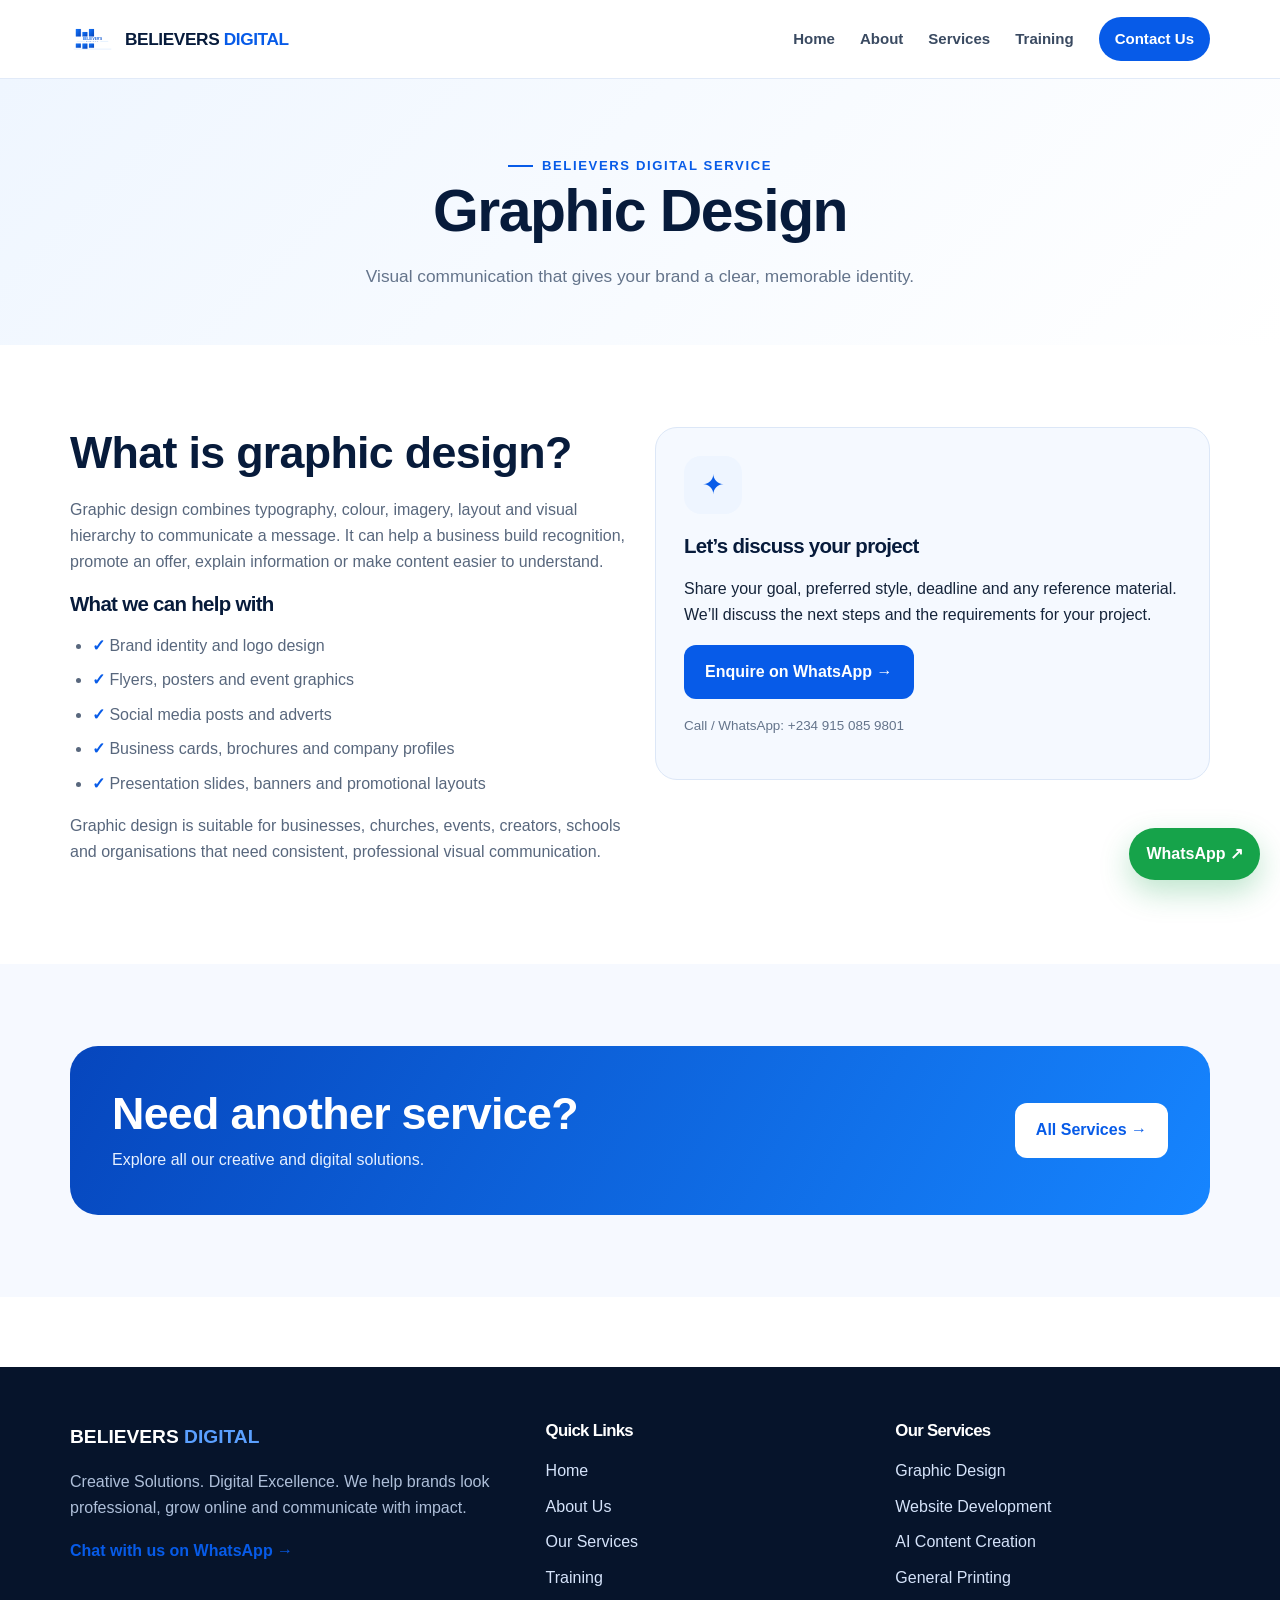
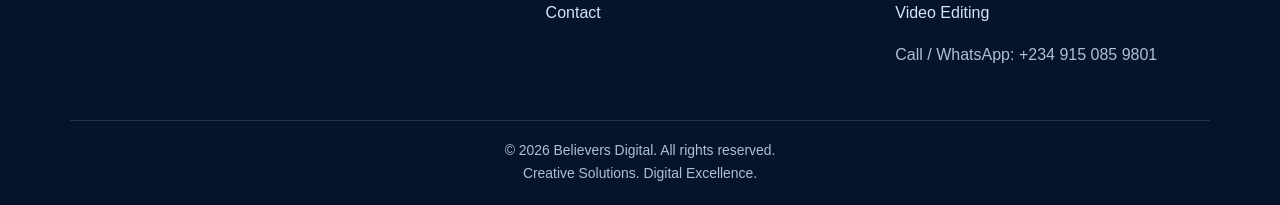
<file: graphic-design.html>
<!doctype html>
<html lang="en">
<head>
<meta charset="utf-8">
<meta name="viewport" content="width=device-width, initial-scale=1">
<meta name="theme-color" content="#075be8">
<meta name="description" content="Believers Digital — Graphic Design, Website Development, AI Content Creation, General Printing and Video Editing. Creative Solutions. Digital Excellence.">
<title>Graphic Design | Believers Digital</title>
<link rel="icon" href="logo.svg" type="image/svg+xml">
<link rel="stylesheet" href="style.css">
<script src="script.js" defer></script>
</head>
<body><a class="skip-link" href="#main">Skip to content</a><header class="site-header"><div class="container nav-wrap"><a class="brand" href="index.html" aria-label="Believers Digital home"><img src="logo.svg" alt="Believers Digital logo"><span>BELIEVERS <em>DIGITAL</em></span></a>
<button class="menu-toggle" type="button" aria-label="Open navigation menu" aria-expanded="false">☰ Menu</button>
<nav class="nav-links" aria-label="Main navigation">
<a href="index.html">Home</a><a href="about.html">About</a><a href="services.html">Services</a><a href="training.html">Training</a><a href="contact.html" class="nav-cta">Contact Us</a>
</nav></div></header><main id="main"><section class="page-hero"><div class="container reveal"><span class="eyebrow">Believers Digital service</span><h1>Graphic Design</h1><p>Visual communication that gives your brand a clear, memorable identity.</p></div></section>
<section class="section"><div class="container service-detail-grid"><div class="content-copy reveal"><h2>What is graphic design?</h2><p>Graphic design combines typography, colour, imagery, layout and visual hierarchy to communicate a message. It can help a business build recognition, promote an offer, explain information or make content easier to understand.</p><h3>What we can help with</h3><ul><li><span class="check">✓</span> Brand identity and logo design</li><li><span class="check">✓</span> Flyers, posters and event graphics</li><li><span class="check">✓</span> Social media posts and adverts</li><li><span class="check">✓</span> Business cards, brochures and company profiles</li><li><span class="check">✓</span> Presentation slides, banners and promotional layouts</li></ul><p>Graphic design is suitable for businesses, churches, events, creators, schools and organisations that need consistent, professional visual communication.</p></div><aside class="info-panel reveal delay-2"><div class="service-icon">✦</div><h3>Let’s discuss your project</h3><p>Share your goal, preferred style, deadline and any reference material. We’ll discuss the next steps and the requirements for your project.</p><a class="btn btn-primary" href="https://wa.me/2349150859801?text=Hello%20Believers%20Digital%2C%20I%20want%20to%20enquire%20about%20Graphic%20Design. " target="_blank" rel="noopener">Enquire on WhatsApp →</a><p class="form-note" style="margin-top:16px">Call / WhatsApp: <a href="tel:+2349150859801">+234 915 085 9801</a></p></aside></div></section>
<section class="section section-soft"><div class="container"><div class="cta-band reveal"><div><h2>Need another service?</h2><p>Explore all our creative and digital solutions.</p></div><a class="btn" href="services.html">All Services →</a></div></div></section></main><footer class="site-footer"><div class="container"><div class="footer-grid">
<div><a class="footer-brand" href="index.html">BELIEVERS <span>DIGITAL</span></a><p>Creative Solutions. Digital Excellence. We help brands look professional, grow online and communicate with impact.</p><a class="text-link" href="https://wa.me/2349150859801" target="_blank" rel="noopener">Chat with us on WhatsApp →</a></div>
<div><h3>Quick Links</h3><div class="footer-links"><a href="index.html">Home</a><a href="about.html">About Us</a><a href="services.html">Our Services</a><a href="training.html">Training</a><a href="contact.html">Contact</a></div></div>
<div><h3>Our Services</h3><div class="footer-links"><a href="graphic-design.html">Graphic Design</a><a href="website-development.html">Website Development</a><a href="ai-content-creation.html">AI Content Creation</a><a href="general-printing.html">General Printing</a><a href="video-editing.html">Video Editing</a></div><p>Call / WhatsApp: <a href="tel:+2349150859801">+234 915 085 9801</a></p></div>
</div><div class="copyright">© <span data-year></span> Believers Digital. All rights reserved. <br>Creative Solutions. Digital Excellence.</div></div></footer><a class="whatsapp-float" href="https://wa.me/2349150859801?text=Hello%20Believers%20Digital%2C%20I%20want%20to%20make%20an%20enquiry." target="_blank" rel="noopener" aria-label="Chat with Believers Digital on WhatsApp">WhatsApp ↗</a></body></html>
</file>
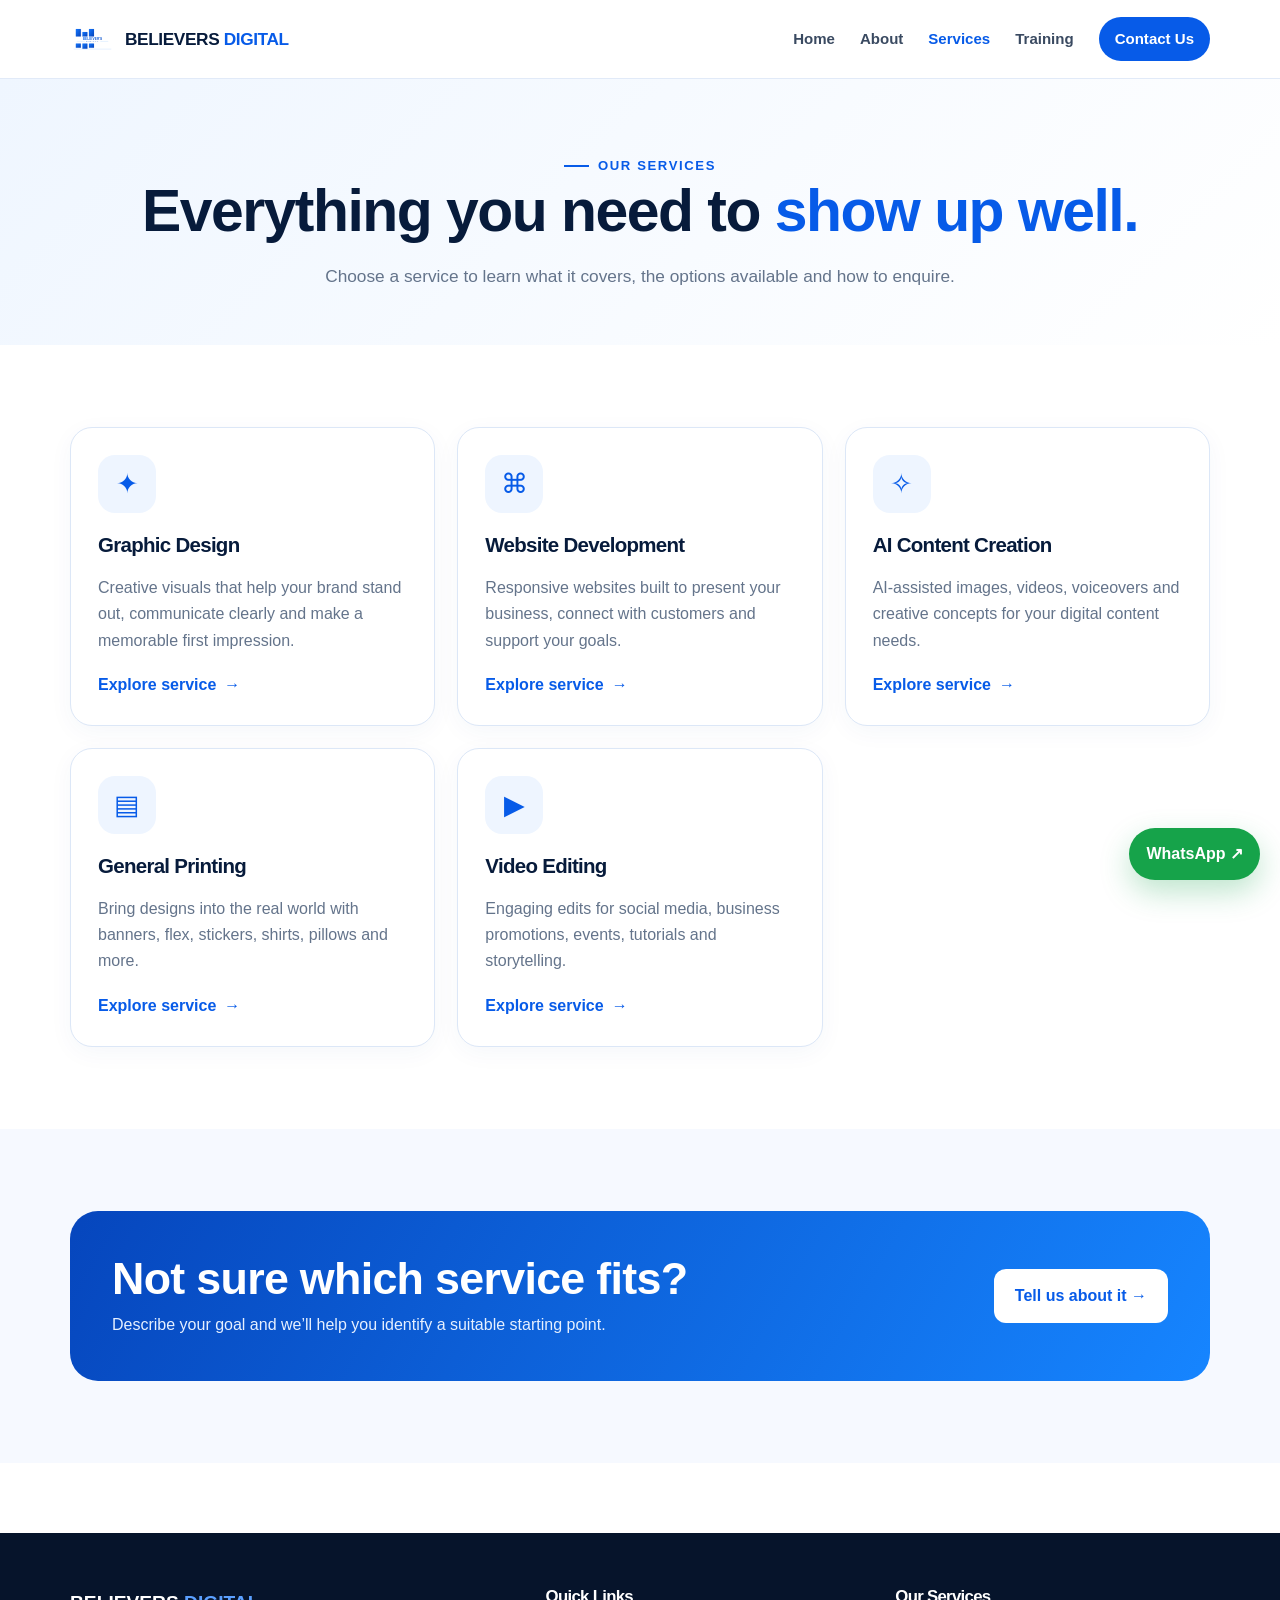
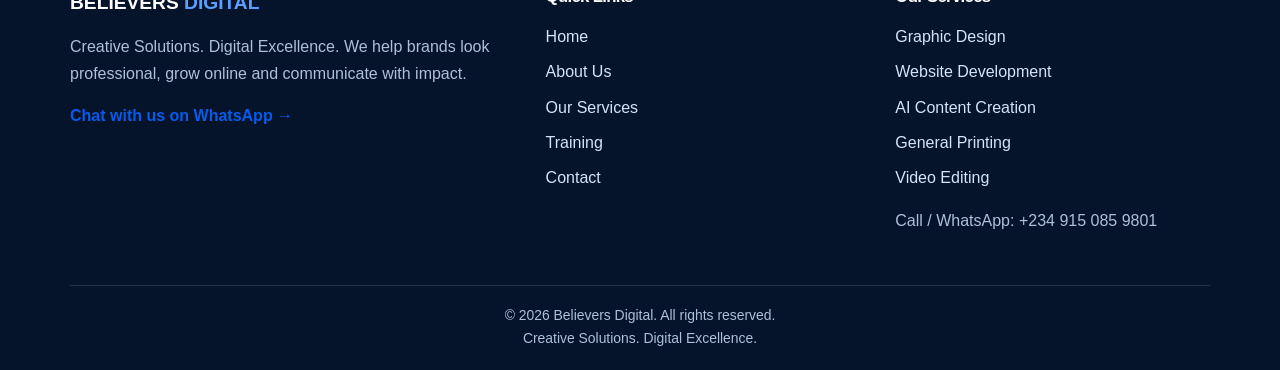
<file: services.html>
<!doctype html>
<html lang="en">
<head>
<meta charset="utf-8">
<meta name="viewport" content="width=device-width, initial-scale=1">
<meta name="theme-color" content="#075be8">
<meta name="description" content="Believers Digital — Graphic Design, Website Development, AI Content Creation, General Printing and Video Editing. Creative Solutions. Digital Excellence.">
<title>Services | Believers Digital</title>
<link rel="icon" href="logo.svg" type="image/svg+xml">
<link rel="stylesheet" href="style.css">
<script src="script.js" defer></script>
</head>
<body><a class="skip-link" href="#main">Skip to content</a><header class="site-header"><div class="container nav-wrap"><a class="brand" href="index.html" aria-label="Believers Digital home"><img src="logo.svg" alt="Believers Digital logo"><span>BELIEVERS <em>DIGITAL</em></span></a>
<button class="menu-toggle" type="button" aria-label="Open navigation menu" aria-expanded="false">☰ Menu</button>
<nav class="nav-links" aria-label="Main navigation">
<a href="index.html">Home</a><a href="about.html">About</a><a href="services.html">Services</a><a href="training.html">Training</a><a href="contact.html" class="nav-cta">Contact Us</a>
</nav></div></header><main id="main"><section class="page-hero"><div class="container reveal"><span class="eyebrow">Our services</span><h1>Everything you need to <span class="gradient-text">show up well.</span></h1><p>Choose a service to learn what it covers, the options available and how to enquire.</p></div></section><section class="section"><div class="container"><div class="grid-3"><article class="card reveal delay-0"><div class="service-icon" aria-hidden="true">✦</div><h3>Graphic Design</h3><p>Creative visuals that help your brand stand out, communicate clearly and make a memorable first impression.</p><a class="text-link" href="graphic-design.html">Explore service <span aria-hidden="true">→</span></a></article><article class="card reveal delay-1"><div class="service-icon" aria-hidden="true">⌘</div><h3>Website Development</h3><p>Responsive websites built to present your business, connect with customers and support your goals.</p><a class="text-link" href="website-development.html">Explore service <span aria-hidden="true">→</span></a></article><article class="card reveal delay-2"><div class="service-icon" aria-hidden="true">✧</div><h3>AI Content Creation</h3><p>AI-assisted images, videos, voiceovers and creative concepts for your digital content needs.</p><a class="text-link" href="ai-content-creation.html">Explore service <span aria-hidden="true">→</span></a></article><article class="card reveal delay-0"><div class="service-icon" aria-hidden="true">▤</div><h3>General Printing</h3><p>Bring designs into the real world with banners, flex, stickers, shirts, pillows and more.</p><a class="text-link" href="general-printing.html">Explore service <span aria-hidden="true">→</span></a></article><article class="card reveal delay-1"><div class="service-icon" aria-hidden="true">▶</div><h3>Video Editing</h3><p>Engaging edits for social media, business promotions, events, tutorials and storytelling.</p><a class="text-link" href="video-editing.html">Explore service <span aria-hidden="true">→</span></a></article></div></div></section><section class="section section-soft"><div class="container"><div class="cta-band reveal"><div><h2>Not sure which service fits?</h2><p>Describe your goal and we’ll help you identify a suitable starting point.</p></div><a class="btn" href="contact.html">Tell us about it →</a></div></div></section></main><footer class="site-footer"><div class="container"><div class="footer-grid">
<div><a class="footer-brand" href="index.html">BELIEVERS <span>DIGITAL</span></a><p>Creative Solutions. Digital Excellence. We help brands look professional, grow online and communicate with impact.</p><a class="text-link" href="https://wa.me/2349150859801" target="_blank" rel="noopener">Chat with us on WhatsApp →</a></div>
<div><h3>Quick Links</h3><div class="footer-links"><a href="index.html">Home</a><a href="about.html">About Us</a><a href="services.html">Our Services</a><a href="training.html">Training</a><a href="contact.html">Contact</a></div></div>
<div><h3>Our Services</h3><div class="footer-links"><a href="graphic-design.html">Graphic Design</a><a href="website-development.html">Website Development</a><a href="ai-content-creation.html">AI Content Creation</a><a href="general-printing.html">General Printing</a><a href="video-editing.html">Video Editing</a></div><p>Call / WhatsApp: <a href="tel:+2349150859801">+234 915 085 9801</a></p></div>
</div><div class="copyright">© <span data-year></span> Believers Digital. All rights reserved. <br>Creative Solutions. Digital Excellence.</div></div></footer><a class="whatsapp-float" href="https://wa.me/2349150859801?text=Hello%20Believers%20Digital%2C%20I%20want%20to%20make%20an%20enquiry." target="_blank" rel="noopener" aria-label="Chat with Believers Digital on WhatsApp">WhatsApp ↗</a></body></html>
</file>
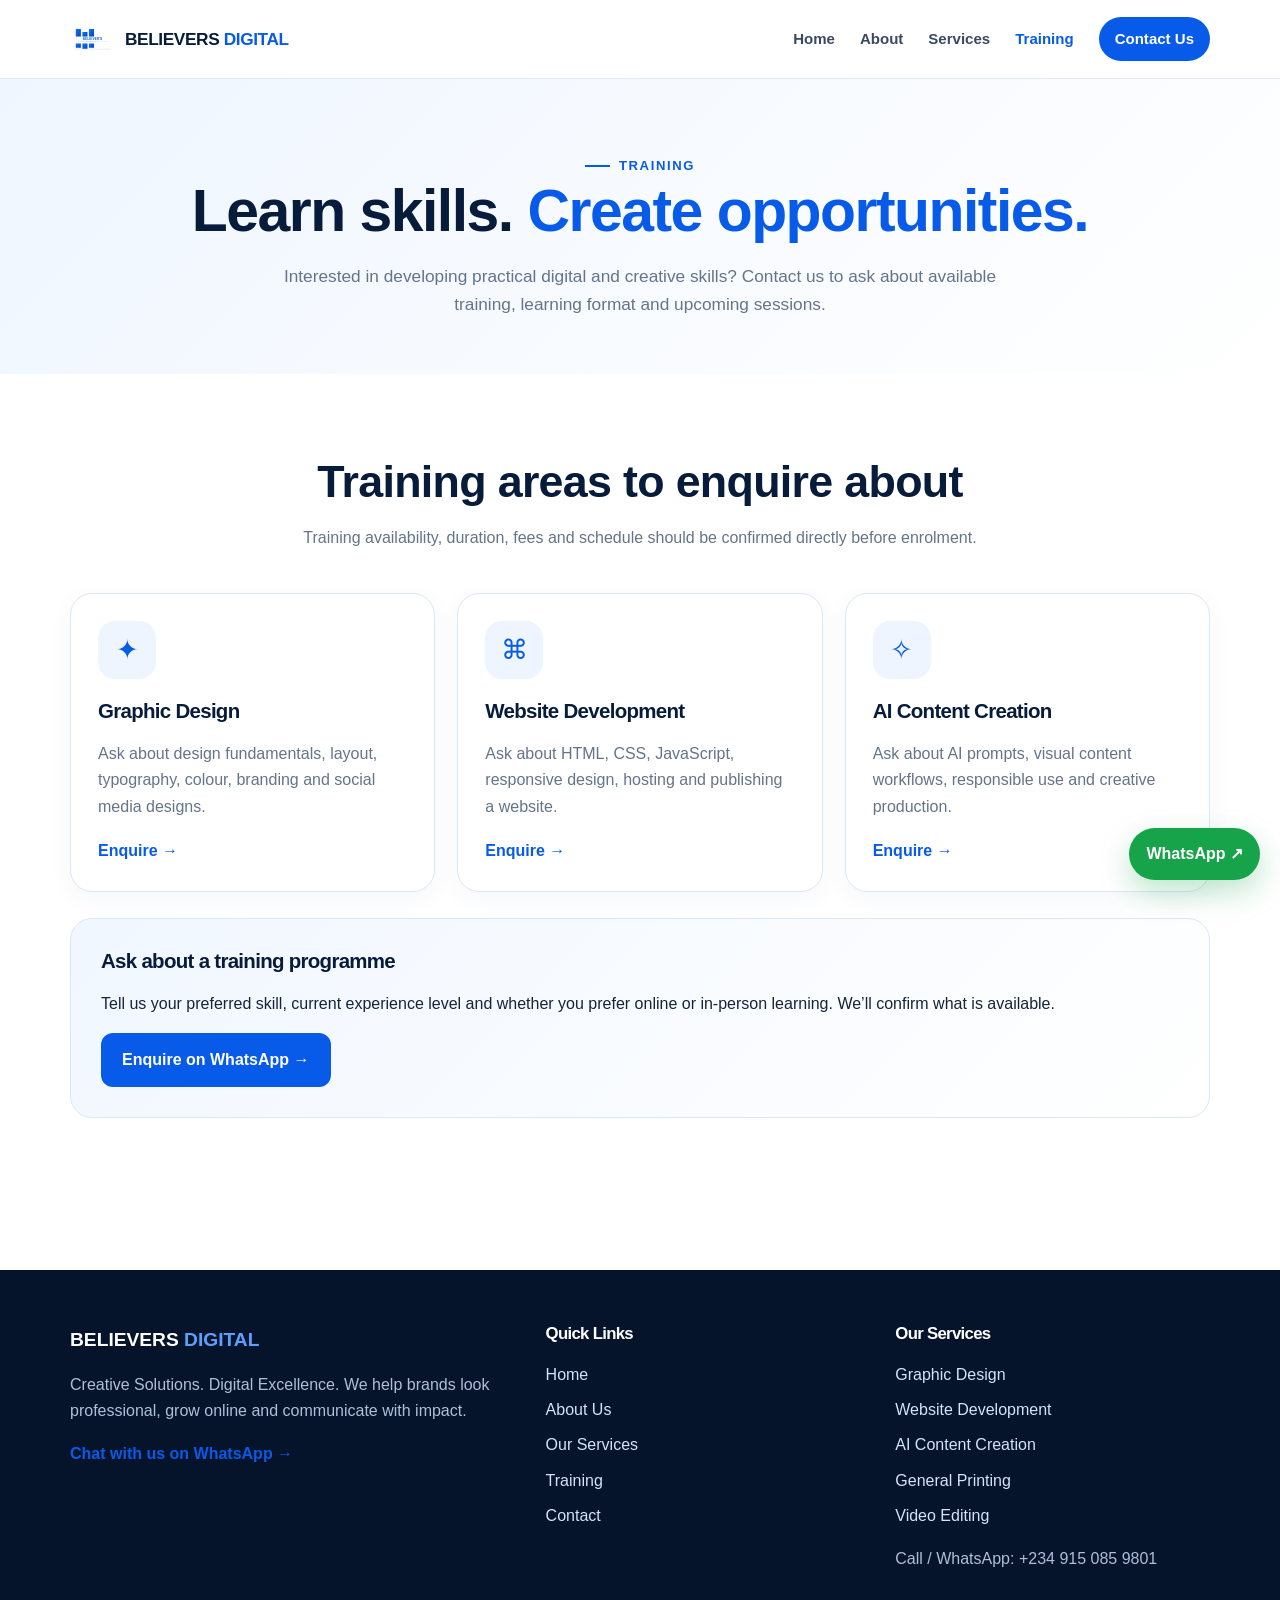
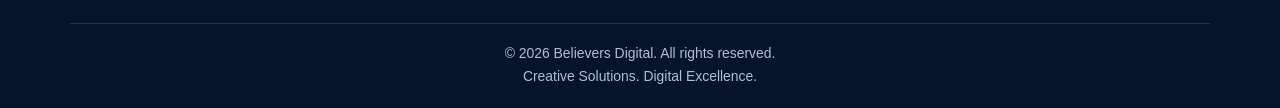
<file: training.html>
<!doctype html>
<html lang="en">
<head>
<meta charset="utf-8">
<meta name="viewport" content="width=device-width, initial-scale=1">
<meta name="theme-color" content="#075be8">
<meta name="description" content="Believers Digital — Graphic Design, Website Development, AI Content Creation, General Printing and Video Editing. Creative Solutions. Digital Excellence.">
<title>Training | Believers Digital</title>
<link rel="icon" href="logo.svg" type="image/svg+xml">
<link rel="stylesheet" href="style.css">
<script src="script.js" defer></script>
</head>
<body><a class="skip-link" href="#main">Skip to content</a><header class="site-header"><div class="container nav-wrap"><a class="brand" href="index.html" aria-label="Believers Digital home"><img src="logo.svg" alt="Believers Digital logo"><span>BELIEVERS <em>DIGITAL</em></span></a>
<button class="menu-toggle" type="button" aria-label="Open navigation menu" aria-expanded="false">☰ Menu</button>
<nav class="nav-links" aria-label="Main navigation">
<a href="index.html">Home</a><a href="about.html">About</a><a href="services.html">Services</a><a href="training.html">Training</a><a href="contact.html" class="nav-cta">Contact Us</a>
</nav></div></header><main id="main"><section class="page-hero"><div class="container reveal"><span class="eyebrow">Training</span><h1>Learn skills. <span class="gradient-text">Create opportunities.</span></h1><p>Interested in developing practical digital and creative skills? Contact us to ask about available training, learning format and upcoming sessions.</p></div></section>
<section class="section"><div class="container"><div class="section-heading reveal"><h2>Training areas to enquire about</h2><p>Training availability, duration, fees and schedule should be confirmed directly before enrolment.</p></div><div class="grid-3"><article class="card reveal"><div class="service-icon">✦</div><h3>Graphic Design</h3><p>Ask about design fundamentals, layout, typography, colour, branding and social media designs.</p><a class="text-link" href="https://wa.me/2349150859801?text=Hello%20Believers%20Digital%2C%20I%20want%20to%20enquire%20about%20Graphic%20Design%20training." target="_blank" rel="noopener">Enquire →</a></article><article class="card reveal delay-1"><div class="service-icon">⌘</div><h3>Website Development</h3><p>Ask about HTML, CSS, JavaScript, responsive design, hosting and publishing a website.</p><a class="text-link" href="https://wa.me/2349150859801?text=Hello%20Believers%20Digital%2C%20I%20want%20to%20enquire%20about%20Website%20Development%20training." target="_blank" rel="noopener">Enquire →</a></article><article class="card reveal delay-2"><div class="service-icon">✧</div><h3>AI Content Creation</h3><p>Ask about AI prompts, visual content workflows, responsible use and creative production.</p><a class="text-link" href="https://wa.me/2349150859801?text=Hello%20Believers%20Digital%2C%20I%20want%20to%20enquire%20about%20AI%20Content%20Creation%20training." target="_blank" rel="noopener">Enquire →</a></article></div><div class="training-callout reveal" style="margin-top:26px"><h3>Ask about a training programme</h3><p>Tell us your preferred skill, current experience level and whether you prefer online or in-person learning. We’ll confirm what is available.</p><a class="btn btn-primary" href="https://wa.me/2349150859801?text=Hello%20Believers%20Digital%2C%20please%20send%20me%20information%20about%20your%20training%20programmes." target="_blank" rel="noopener">Enquire on WhatsApp →</a></div></div></section></main><footer class="site-footer"><div class="container"><div class="footer-grid">
<div><a class="footer-brand" href="index.html">BELIEVERS <span>DIGITAL</span></a><p>Creative Solutions. Digital Excellence. We help brands look professional, grow online and communicate with impact.</p><a class="text-link" href="https://wa.me/2349150859801" target="_blank" rel="noopener">Chat with us on WhatsApp →</a></div>
<div><h3>Quick Links</h3><div class="footer-links"><a href="index.html">Home</a><a href="about.html">About Us</a><a href="services.html">Our Services</a><a href="training.html">Training</a><a href="contact.html">Contact</a></div></div>
<div><h3>Our Services</h3><div class="footer-links"><a href="graphic-design.html">Graphic Design</a><a href="website-development.html">Website Development</a><a href="ai-content-creation.html">AI Content Creation</a><a href="general-printing.html">General Printing</a><a href="video-editing.html">Video Editing</a></div><p>Call / WhatsApp: <a href="tel:+2349150859801">+234 915 085 9801</a></p></div>
</div><div class="copyright">© <span data-year></span> Believers Digital. All rights reserved. <br>Creative Solutions. Digital Excellence.</div></div></footer><a class="whatsapp-float" href="https://wa.me/2349150859801?text=Hello%20Believers%20Digital%2C%20I%20want%20to%20make%20an%20enquiry." target="_blank" rel="noopener" aria-label="Chat with Believers Digital on WhatsApp">WhatsApp ↗</a></body></html>
</file>
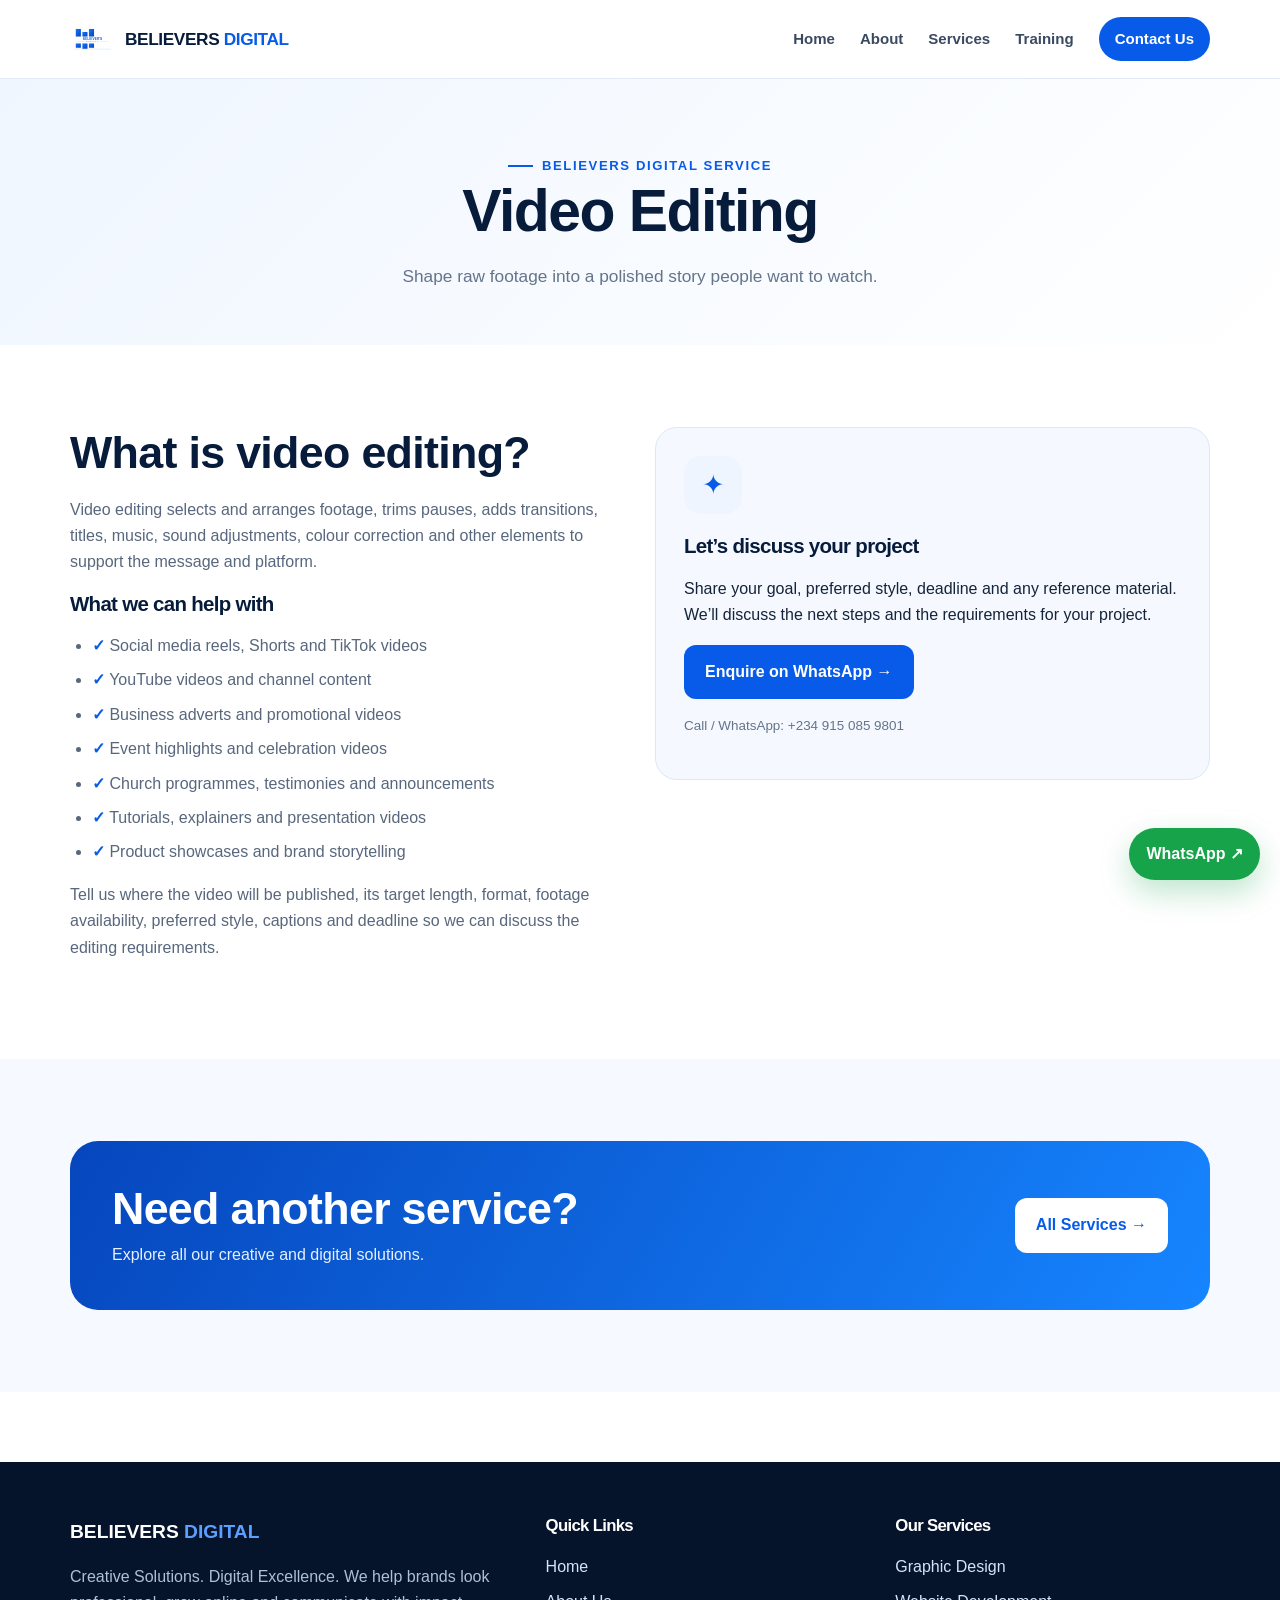
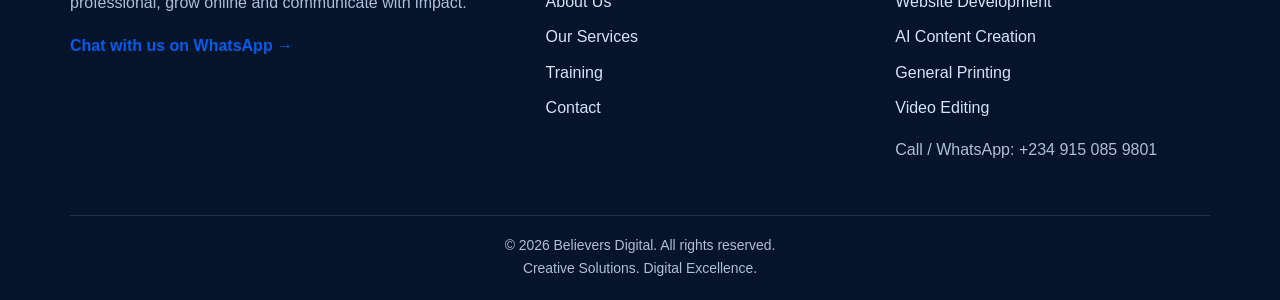
<file: video-editing.html>
<!doctype html>
<html lang="en">
<head>
<meta charset="utf-8">
<meta name="viewport" content="width=device-width, initial-scale=1">
<meta name="theme-color" content="#075be8">
<meta name="description" content="Believers Digital — Graphic Design, Website Development, AI Content Creation, General Printing and Video Editing. Creative Solutions. Digital Excellence.">
<title>Video Editing | Believers Digital</title>
<link rel="icon" href="logo.svg" type="image/svg+xml">
<link rel="stylesheet" href="style.css">
<script src="script.js" defer></script>
</head>
<body><a class="skip-link" href="#main">Skip to content</a><header class="site-header"><div class="container nav-wrap"><a class="brand" href="index.html" aria-label="Believers Digital home"><img src="logo.svg" alt="Believers Digital logo"><span>BELIEVERS <em>DIGITAL</em></span></a>
<button class="menu-toggle" type="button" aria-label="Open navigation menu" aria-expanded="false">☰ Menu</button>
<nav class="nav-links" aria-label="Main navigation">
<a href="index.html">Home</a><a href="about.html">About</a><a href="services.html">Services</a><a href="training.html">Training</a><a href="contact.html" class="nav-cta">Contact Us</a>
</nav></div></header><main id="main"><section class="page-hero"><div class="container reveal"><span class="eyebrow">Believers Digital service</span><h1>Video Editing</h1><p>Shape raw footage into a polished story people want to watch.</p></div></section>
<section class="section"><div class="container service-detail-grid"><div class="content-copy reveal"><h2>What is video editing?</h2><p>Video editing selects and arranges footage, trims pauses, adds transitions, titles, music, sound adjustments, colour correction and other elements to support the message and platform.</p><h3>What we can help with</h3><ul><li><span class="check">✓</span> Social media reels, Shorts and TikTok videos</li><li><span class="check">✓</span> YouTube videos and channel content</li><li><span class="check">✓</span> Business adverts and promotional videos</li><li><span class="check">✓</span> Event highlights and celebration videos</li><li><span class="check">✓</span> Church programmes, testimonies and announcements</li><li><span class="check">✓</span> Tutorials, explainers and presentation videos</li><li><span class="check">✓</span> Product showcases and brand storytelling</li></ul><p>Tell us where the video will be published, its target length, format, footage availability, preferred style, captions and deadline so we can discuss the editing requirements.</p></div><aside class="info-panel reveal delay-2"><div class="service-icon">✦</div><h3>Let’s discuss your project</h3><p>Share your goal, preferred style, deadline and any reference material. We’ll discuss the next steps and the requirements for your project.</p><a class="btn btn-primary" href="https://wa.me/2349150859801?text=Hello%20Believers%20Digital%2C%20I%20want%20to%20enquire%20about%20Video%20Editing. " target="_blank" rel="noopener">Enquire on WhatsApp →</a><p class="form-note" style="margin-top:16px">Call / WhatsApp: <a href="tel:+2349150859801">+234 915 085 9801</a></p></aside></div></section>
<section class="section section-soft"><div class="container"><div class="cta-band reveal"><div><h2>Need another service?</h2><p>Explore all our creative and digital solutions.</p></div><a class="btn" href="services.html">All Services →</a></div></div></section></main><footer class="site-footer"><div class="container"><div class="footer-grid">
<div><a class="footer-brand" href="index.html">BELIEVERS <span>DIGITAL</span></a><p>Creative Solutions. Digital Excellence. We help brands look professional, grow online and communicate with impact.</p><a class="text-link" href="https://wa.me/2349150859801" target="_blank" rel="noopener">Chat with us on WhatsApp →</a></div>
<div><h3>Quick Links</h3><div class="footer-links"><a href="index.html">Home</a><a href="about.html">About Us</a><a href="services.html">Our Services</a><a href="training.html">Training</a><a href="contact.html">Contact</a></div></div>
<div><h3>Our Services</h3><div class="footer-links"><a href="graphic-design.html">Graphic Design</a><a href="website-development.html">Website Development</a><a href="ai-content-creation.html">AI Content Creation</a><a href="general-printing.html">General Printing</a><a href="video-editing.html">Video Editing</a></div><p>Call / WhatsApp: <a href="tel:+2349150859801">+234 915 085 9801</a></p></div>
</div><div class="copyright">© <span data-year></span> Believers Digital. All rights reserved. <br>Creative Solutions. Digital Excellence.</div></div></footer><a class="whatsapp-float" href="https://wa.me/2349150859801?text=Hello%20Believers%20Digital%2C%20I%20want%20to%20make%20an%20enquiry." target="_blank" rel="noopener" aria-label="Chat with Believers Digital on WhatsApp">WhatsApp ↗</a></body></html>
</file>
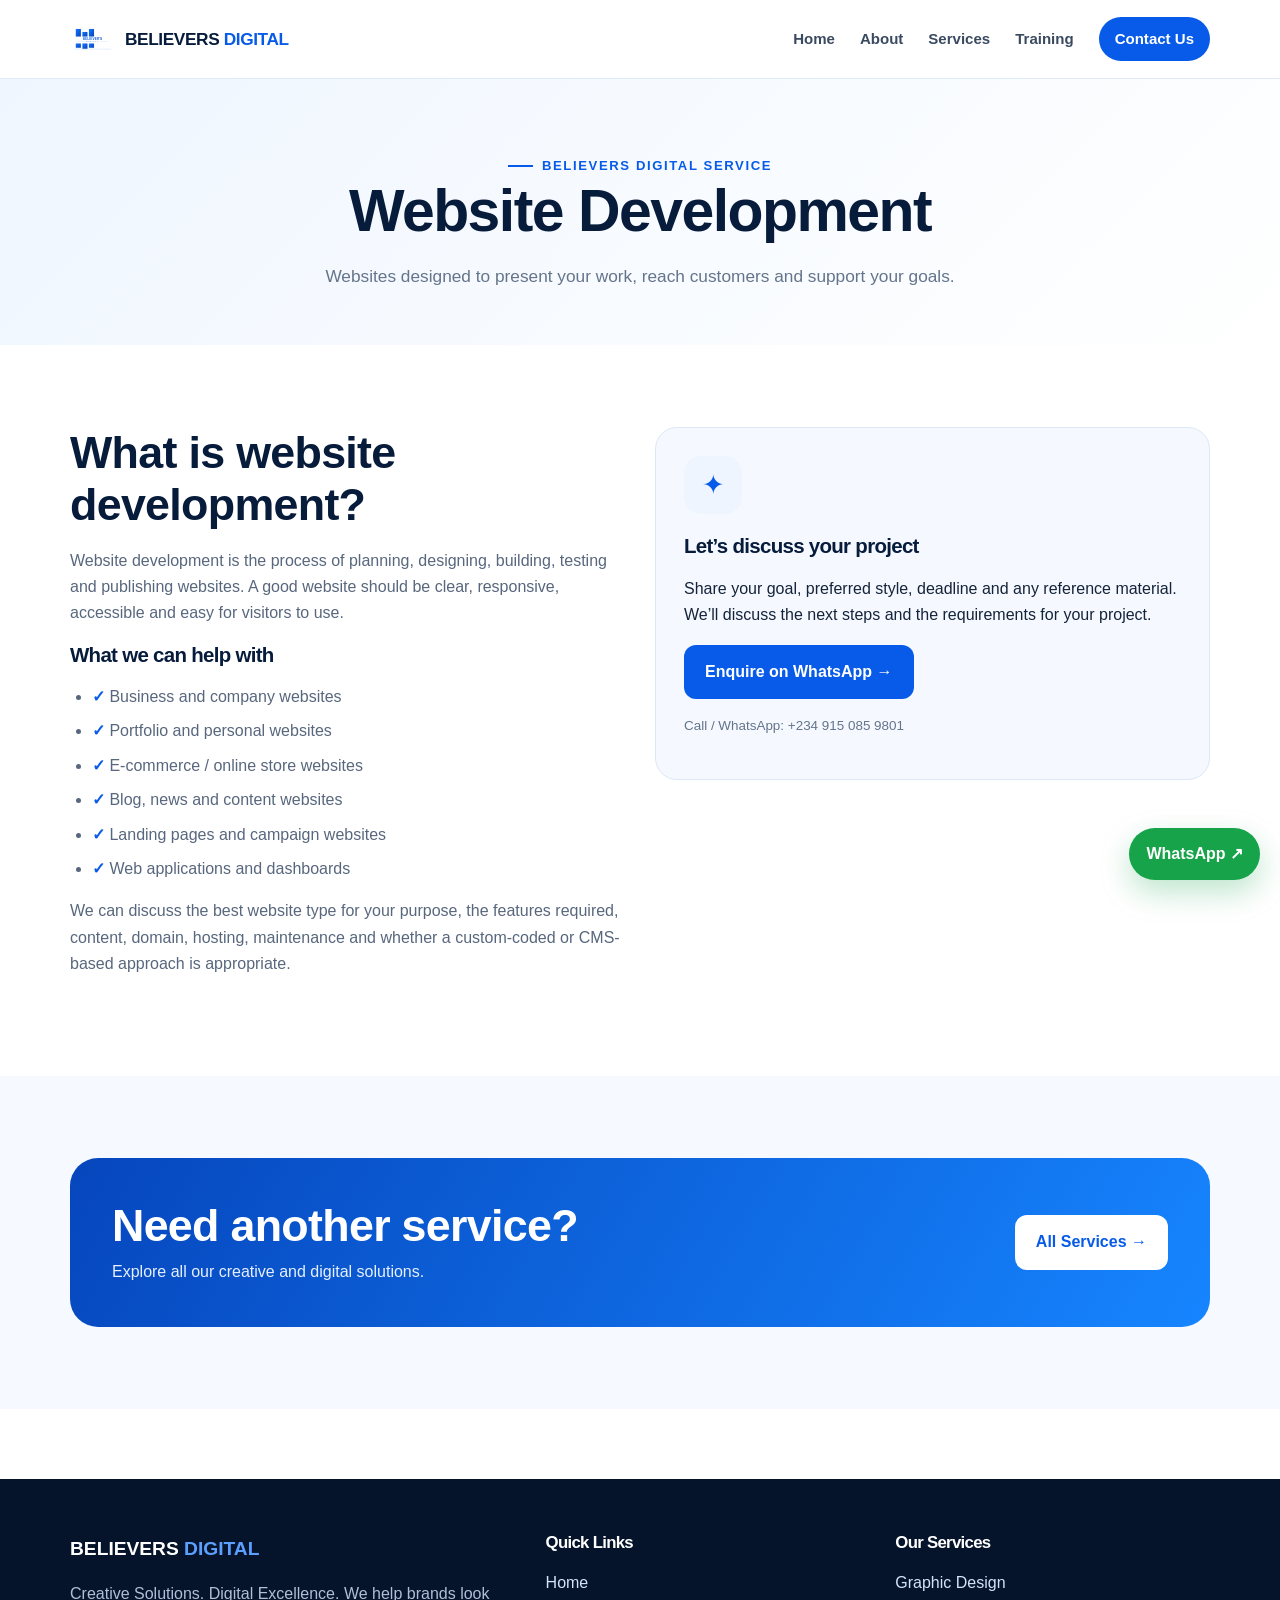
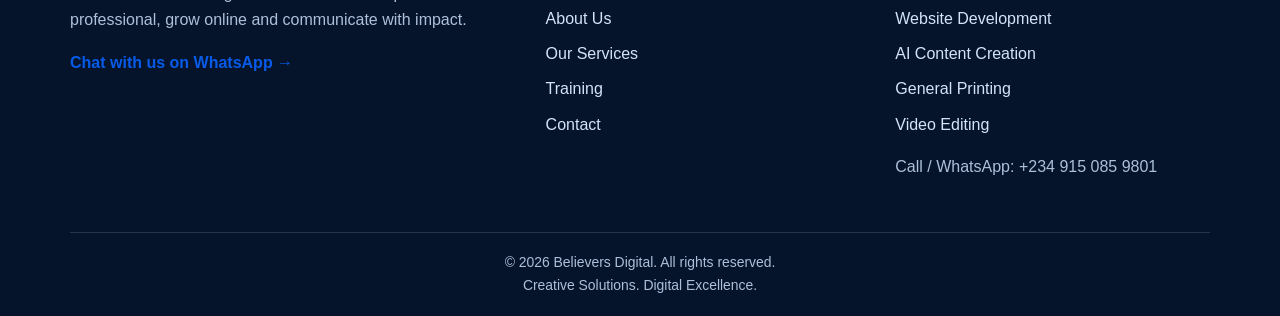
<file: website-development.html>
<!doctype html>
<html lang="en">
<head>
<meta charset="utf-8">
<meta name="viewport" content="width=device-width, initial-scale=1">
<meta name="theme-color" content="#075be8">
<meta name="description" content="Believers Digital — Graphic Design, Website Development, AI Content Creation, General Printing and Video Editing. Creative Solutions. Digital Excellence.">
<title>Website Development | Believers Digital</title>
<link rel="icon" href="logo.svg" type="image/svg+xml">
<link rel="stylesheet" href="style.css">
<script src="script.js" defer></script>
</head>
<body><a class="skip-link" href="#main">Skip to content</a><header class="site-header"><div class="container nav-wrap"><a class="brand" href="index.html" aria-label="Believers Digital home"><img src="logo.svg" alt="Believers Digital logo"><span>BELIEVERS <em>DIGITAL</em></span></a>
<button class="menu-toggle" type="button" aria-label="Open navigation menu" aria-expanded="false">☰ Menu</button>
<nav class="nav-links" aria-label="Main navigation">
<a href="index.html">Home</a><a href="about.html">About</a><a href="services.html">Services</a><a href="training.html">Training</a><a href="contact.html" class="nav-cta">Contact Us</a>
</nav></div></header><main id="main"><section class="page-hero"><div class="container reveal"><span class="eyebrow">Believers Digital service</span><h1>Website Development</h1><p>Websites designed to present your work, reach customers and support your goals.</p></div></section>
<section class="section"><div class="container service-detail-grid"><div class="content-copy reveal"><h2>What is website development?</h2><p>Website development is the process of planning, designing, building, testing and publishing websites. A good website should be clear, responsive, accessible and easy for visitors to use.</p><h3>What we can help with</h3><ul><li><span class="check">✓</span> Business and company websites</li><li><span class="check">✓</span> Portfolio and personal websites</li><li><span class="check">✓</span> E-commerce / online store websites</li><li><span class="check">✓</span> Blog, news and content websites</li><li><span class="check">✓</span> Landing pages and campaign websites</li><li><span class="check">✓</span> Web applications and dashboards</li></ul><p>We can discuss the best website type for your purpose, the features required, content, domain, hosting, maintenance and whether a custom-coded or CMS-based approach is appropriate.</p></div><aside class="info-panel reveal delay-2"><div class="service-icon">✦</div><h3>Let’s discuss your project</h3><p>Share your goal, preferred style, deadline and any reference material. We’ll discuss the next steps and the requirements for your project.</p><a class="btn btn-primary" href="https://wa.me/2349150859801?text=Hello%20Believers%20Digital%2C%20I%20want%20to%20enquire%20about%20Website%20Development. " target="_blank" rel="noopener">Enquire on WhatsApp →</a><p class="form-note" style="margin-top:16px">Call / WhatsApp: <a href="tel:+2349150859801">+234 915 085 9801</a></p></aside></div></section>
<section class="section section-soft"><div class="container"><div class="cta-band reveal"><div><h2>Need another service?</h2><p>Explore all our creative and digital solutions.</p></div><a class="btn" href="services.html">All Services →</a></div></div></section></main><footer class="site-footer"><div class="container"><div class="footer-grid">
<div><a class="footer-brand" href="index.html">BELIEVERS <span>DIGITAL</span></a><p>Creative Solutions. Digital Excellence. We help brands look professional, grow online and communicate with impact.</p><a class="text-link" href="https://wa.me/2349150859801" target="_blank" rel="noopener">Chat with us on WhatsApp →</a></div>
<div><h3>Quick Links</h3><div class="footer-links"><a href="index.html">Home</a><a href="about.html">About Us</a><a href="services.html">Our Services</a><a href="training.html">Training</a><a href="contact.html">Contact</a></div></div>
<div><h3>Our Services</h3><div class="footer-links"><a href="graphic-design.html">Graphic Design</a><a href="website-development.html">Website Development</a><a href="ai-content-creation.html">AI Content Creation</a><a href="general-printing.html">General Printing</a><a href="video-editing.html">Video Editing</a></div><p>Call / WhatsApp: <a href="tel:+2349150859801">+234 915 085 9801</a></p></div>
</div><div class="copyright">© <span data-year></span> Believers Digital. All rights reserved. <br>Creative Solutions. Digital Excellence.</div></div></footer><a class="whatsapp-float" href="https://wa.me/2349150859801?text=Hello%20Believers%20Digital%2C%20I%20want%20to%20make%20an%20enquiry." target="_blank" rel="noopener" aria-label="Chat with Believers Digital on WhatsApp">WhatsApp ↗</a></body></html>
</file>
<file: style.css>
/* BELIEVERS DIGITAL — responsive blue & white website */
:root{--blue:#075be8;--blue2:#1685ff;--navy:#071b3b;--ink:#15243a;--muted:#64748b;--pale:#eef5ff;--white:#fff;--line:#dce7f7;--shadow:0 18px 50px rgba(10,57,130,.12);--radius:22px}
*{box-sizing:border-box}
html{scroll-behavior:smooth;scroll-padding-top:90px}
body{margin:0;font-family:Inter,Arial,Helvetica,sans-serif;color:var(--ink);background:#fff;line-height:1.65}
a{color:inherit;text-decoration:none}
img{max-width:100%;display:block}
button,input,textarea,select{font:inherit}
.container{width:min(1140px,92%);margin-inline:auto}
.skip-link{position:absolute;left:-9999px;top:0;background:#fff;padding:10px;z-index:1000}.skip-link:focus{left:10px}
.site-header{position:sticky;top:0;z-index:100;background:rgba(255,255,255,.94);backdrop-filter:blur(14px);border-bottom:1px solid rgba(220,231,247,.85)}
.nav-wrap{display:flex;align-items:center;justify-content:space-between;gap:22px;min-height:78px}
.brand{display:flex;align-items:center;gap:10px;font-weight:900;color:var(--navy);letter-spacing:-.4px}
.brand img{width:45px;height:45px;object-fit:contain}.brand span{font-size:1.08rem}.brand em{font-style:normal;color:var(--blue)}
.nav-links{display:flex;align-items:center;gap:25px}.nav-links a{font-size:.94rem;font-weight:700;color:#3a4a61;transition:color .25s}.nav-links a:hover,.nav-links a.active{color:var(--blue)}
.nav-links .nav-cta{padding:10px 16px;border-radius:999px;background:var(--blue);color:#fff}
.menu-toggle{display:none;border:1px solid var(--line);background:#fff;border-radius:12px;padding:9px 12px;color:var(--navy);cursor:pointer}
.hero{position:relative;overflow:hidden;background:radial-gradient(circle at 80% 15%,#d9eaff 0,transparent 28%),linear-gradient(135deg,#f7faff,#edf5ff 55%,#fff);padding:88px 0 82px}
.hero:before,.hero:after{content:"";position:absolute;border:1px solid rgba(22,133,255,.16);border-radius:50%;pointer-events:none}.hero:before{width:420px;height:420px;right:-120px;top:-160px}.hero:after{width:280px;height:280px;right:-40px;top:-90px}
.hero-grid{display:grid;grid-template-columns:1.1fr .9fr;align-items:center;gap:55px;position:relative;z-index:1}
.eyebrow{display:inline-flex;align-items:center;gap:9px;color:var(--blue);font-size:.82rem;font-weight:900;text-transform:uppercase;letter-spacing:1.6px}.eyebrow:before{content:"";width:25px;height:2px;background:var(--blue)}
h1,h2,h3{line-height:1.14;letter-spacing:-.7px;color:var(--navy);margin:0 0 18px}
h1{font-size:clamp(2.6rem,5.3vw,4.65rem);letter-spacing:-2.5px}h2{font-size:clamp(2rem,3.5vw,3rem)}h3{font-size:1.28rem}
.hero h1 span,.gradient-text{color:var(--blue)}
.lead{font-size:1.12rem;color:#53647c;max-width:620px;margin:0 0 28px}
.actions{display:flex;flex-wrap:wrap;gap:13px;margin-top:28px}
.btn{display:inline-flex;align-items:center;justify-content:center;gap:9px;padding:13px 20px;border-radius:12px;border:1px solid transparent;font-weight:800;transition:transform .25s,box-shadow .25s,background .25s;cursor:pointer}
.btn:hover{transform:translateY(-3px);box-shadow:0 12px 24px rgba(7,91,232,.18)}
.btn-primary{background:var(--blue);color:#fff}.btn-primary:hover{background:#034bc7}
.btn-secondary{border-color:#c7d9f7;background:#fff;color:var(--navy)}
.hero-art{position:relative;display:grid;place-items:center;min-height:390px}
.logo-panel{width:min(100%,440px);background:#06142b;border-radius:28px;padding:25px;box-shadow:0 28px 70px rgba(5,28,75,.24);transform:rotate(1.5deg);animation:float 6s ease-in-out infinite}
.logo-panel img{width:100%;height:auto}
.floating-chip{position:absolute;background:#fff;border:1px solid #d9e7fc;padding:12px 15px;border-radius:15px;box-shadow:var(--shadow);font-size:.9rem;font-weight:800;animation:float 5s ease-in-out infinite}
.chip-one{top:14%;left:-4%}.chip-two{right:-2%;bottom:12%;animation-delay:-2s}
.section{padding:82px 0}.section-soft{background:#f6f9ff}.section-heading{text-align:center;max-width:720px;margin:0 auto 42px}.section-heading p{color:var(--muted);margin:0}
.grid-3{display:grid;grid-template-columns:repeat(3,1fr);gap:22px}.grid-2{display:grid;grid-template-columns:repeat(2,1fr);gap:24px}
.card{border:1px solid var(--line);border-radius:var(--radius);padding:27px;background:#fff;box-shadow:0 6px 24px rgba(20,68,130,.045);transition:transform .3s,box-shadow .3s,border-color .3s}
.card:hover{transform:translateY(-8px);box-shadow:var(--shadow);border-color:#a9c9ff}
.service-icon{display:grid;place-items:center;width:58px;height:58px;border-radius:17px;background:var(--pale);color:var(--blue);font-size:1.7rem;margin-bottom:20px}
.card p{color:var(--muted);margin:0 0 18px}.text-link{font-weight:900;color:var(--blue);display:inline-flex;align-items:center;gap:8px}.text-link:hover{gap:13px}
.stat-band{display:grid;grid-template-columns:repeat(3,1fr);gap:14px;margin-top:35px}.stat{padding:20px;border-radius:18px;background:#fff;border:1px solid var(--line);text-align:center}.stat strong{display:block;font-size:1.7rem;color:var(--blue)}.stat span{font-size:.9rem;color:var(--muted)}
.cta-band{border-radius:28px;padding:42px;background:linear-gradient(120deg,#0646bd,#1685ff);color:#fff;display:flex;align-items:center;justify-content:space-between;gap:25px}.cta-band h2{color:#fff;margin-bottom:8px}.cta-band p{margin:0;color:#e6f0ff}.cta-band .btn{background:#fff;color:var(--blue);white-space:nowrap}
.page-hero{background:linear-gradient(135deg,#eff6ff,#fff);padding:70px 0 55px;text-align:center}.page-hero h1{font-size:clamp(2.4rem,4.6vw,3.7rem);letter-spacing:-1.5px}.page-hero p{max-width:760px;margin:0 auto;color:var(--muted);font-size:1.08rem}
.content-copy{max-width:850px;margin:auto}.content-copy p,.content-copy li{color:#58677d}.content-copy ul{padding-left:22px}.content-copy li{margin:8px 0}
.feature-list{display:grid;grid-template-columns:repeat(2,1fr);gap:14px;margin-top:25px}.feature{display:flex;gap:12px;padding:16px;border-radius:15px;background:#f6f9ff;border:1px solid var(--line)}.check{color:var(--blue);font-weight:900}
.service-detail-grid{display:grid;grid-template-columns:1fr 1fr;gap:30px;align-items:start}.info-panel{padding:28px;border-radius:22px;background:#f5f9ff;border:1px solid var(--line)}.info-panel h3{margin-top:0}
.contact-layout{display:grid;grid-template-columns:.85fr 1.15fr;gap:28px;align-items:start}.contact-info{background:var(--navy);color:#fff;padding:32px;border-radius:24px}.contact-info h2,.contact-info h3{color:#fff}.contact-info p{color:#d0def5}.contact-item{padding:16px 0;border-bottom:1px solid rgba(255,255,255,.15)}.contact-item:last-child{border-bottom:0}
.contact-form{padding:30px;border:1px solid var(--line);border-radius:24px;box-shadow:var(--shadow)}.form-row{display:grid;grid-template-columns:1fr 1fr;gap:16px}.field{margin-bottom:17px}.field label{display:block;font-weight:800;font-size:.92rem;margin-bottom:7px}.field input,.field textarea,.field select{width:100%;padding:13px 14px;border:1px solid #cbd8ea;border-radius:11px;background:#fff;outline:none;transition:border .2s,box-shadow .2s}.field input:focus,.field textarea:focus,.field select:focus{border-color:var(--blue);box-shadow:0 0 0 4px rgba(7,91,232,.1)}.field textarea{min-height:130px;resize:vertical}.form-note{font-size:.84rem;color:var(--muted)}
.training-callout{padding:30px;border:1px solid var(--line);border-radius:22px;background:linear-gradient(135deg,#f1f7ff,#fff)}
.site-footer{background:#06142b;color:#d5e3fa;padding:54px 0 20px;margin-top:70px}.footer-grid{display:grid;grid-template-columns:1.4fr 1fr 1fr;gap:35px}.footer-brand{color:#fff;font-size:1.2rem;font-weight:900}.footer-brand span{color:#5ba0ff}.site-footer p{color:#aebfd9}.site-footer h3{color:#fff;font-size:1.05rem}.footer-links{display:grid;gap:9px}.footer-links a:hover{color:#6fb0ff}.copyright{border-top:1px solid rgba(255,255,255,.13);margin-top:35px;padding-top:18px;text-align:center;font-size:.87rem;color:#aebfd9}
.whatsapp-float{position:fixed;right:20px;bottom:20px;z-index:90;background:#16a34a;color:#fff;border-radius:999px;padding:13px 17px;font-weight:900;box-shadow:0 12px 30px rgba(22,163,74,.28);transition:transform .25s}.whatsapp-float:hover{transform:translateY(-4px)}
.reveal{opacity:0;transform:translateY(22px);transition:opacity .7s ease,transform .7s ease}.reveal.visible{opacity:1;transform:translateY(0)}.delay-1{transition-delay:.12s}.delay-2{transition-delay:.24s}.delay-3{transition-delay:.36s}
@keyframes float{0%,100%{transform:translateY(0) rotate(1.5deg)}50%{transform:translateY(-12px) rotate(1.5deg)}}
@media(prefers-reduced-motion:reduce){*,*::before,*::after{scroll-behavior:auto!important;animation:none!important;transition:none!important}.reveal{opacity:1;transform:none}}
@media(max-width:900px){.hero-grid{grid-template-columns:1fr;gap:25px}.hero{padding-top:62px}.hero-art{min-height:310px}.logo-panel{width:min(78%,420px)}.grid-3{grid-template-columns:repeat(2,1fr)}.footer-grid{grid-template-columns:1fr 1fr}.contact-layout{grid-template-columns:1fr}.service-detail-grid{grid-template-columns:1fr}}
@media(max-width:680px){.nav-wrap{min-height:70px}.menu-toggle{display:block}.nav-links{display:none;position:absolute;left:4%;right:4%;top:70px;padding:18px;background:#fff;border:1px solid var(--line);border-radius:17px;box-shadow:var(--shadow);align-items:stretch;gap:5px;flex-direction:column}.nav-links.open{display:flex}.nav-links a{padding:11px 12px}.nav-links .nav-cta{text-align:center;margin-top:5px}.hero{padding:48px 0 55px}.hero-art{min-height:270px}.floating-chip{font-size:.76rem;padding:9px 11px}.chip-one{left:0}.chip-two{right:0}.section{padding:60px 0}.grid-3,.grid-2,.feature-list,.stat-band{grid-template-columns:1fr}.cta-band{padding:28px;align-items:flex-start;flex-direction:column}.form-row{grid-template-columns:1fr;gap:0}.footer-grid{grid-template-columns:1fr}.contact-form{padding:22px}.page-hero{padding:52px 0 42px}h1{letter-spacing:-1.5px}}
</file>
